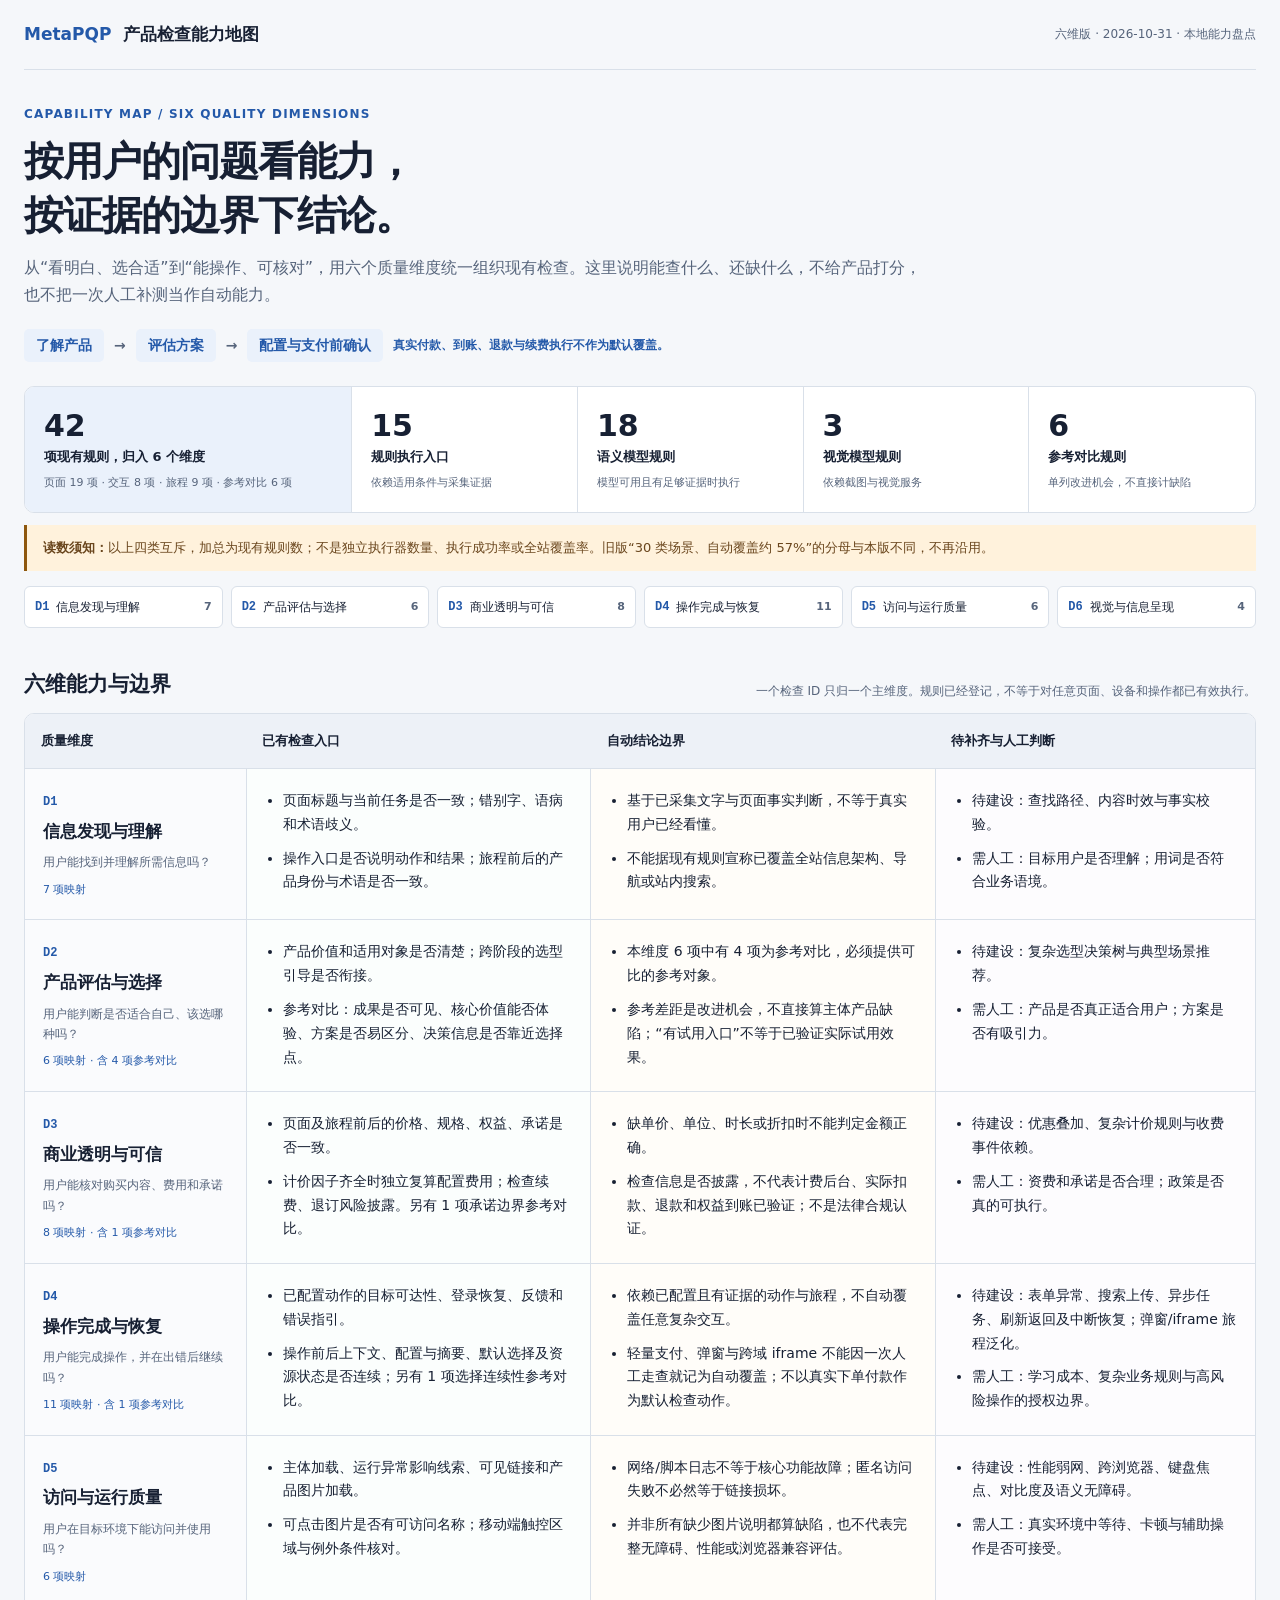
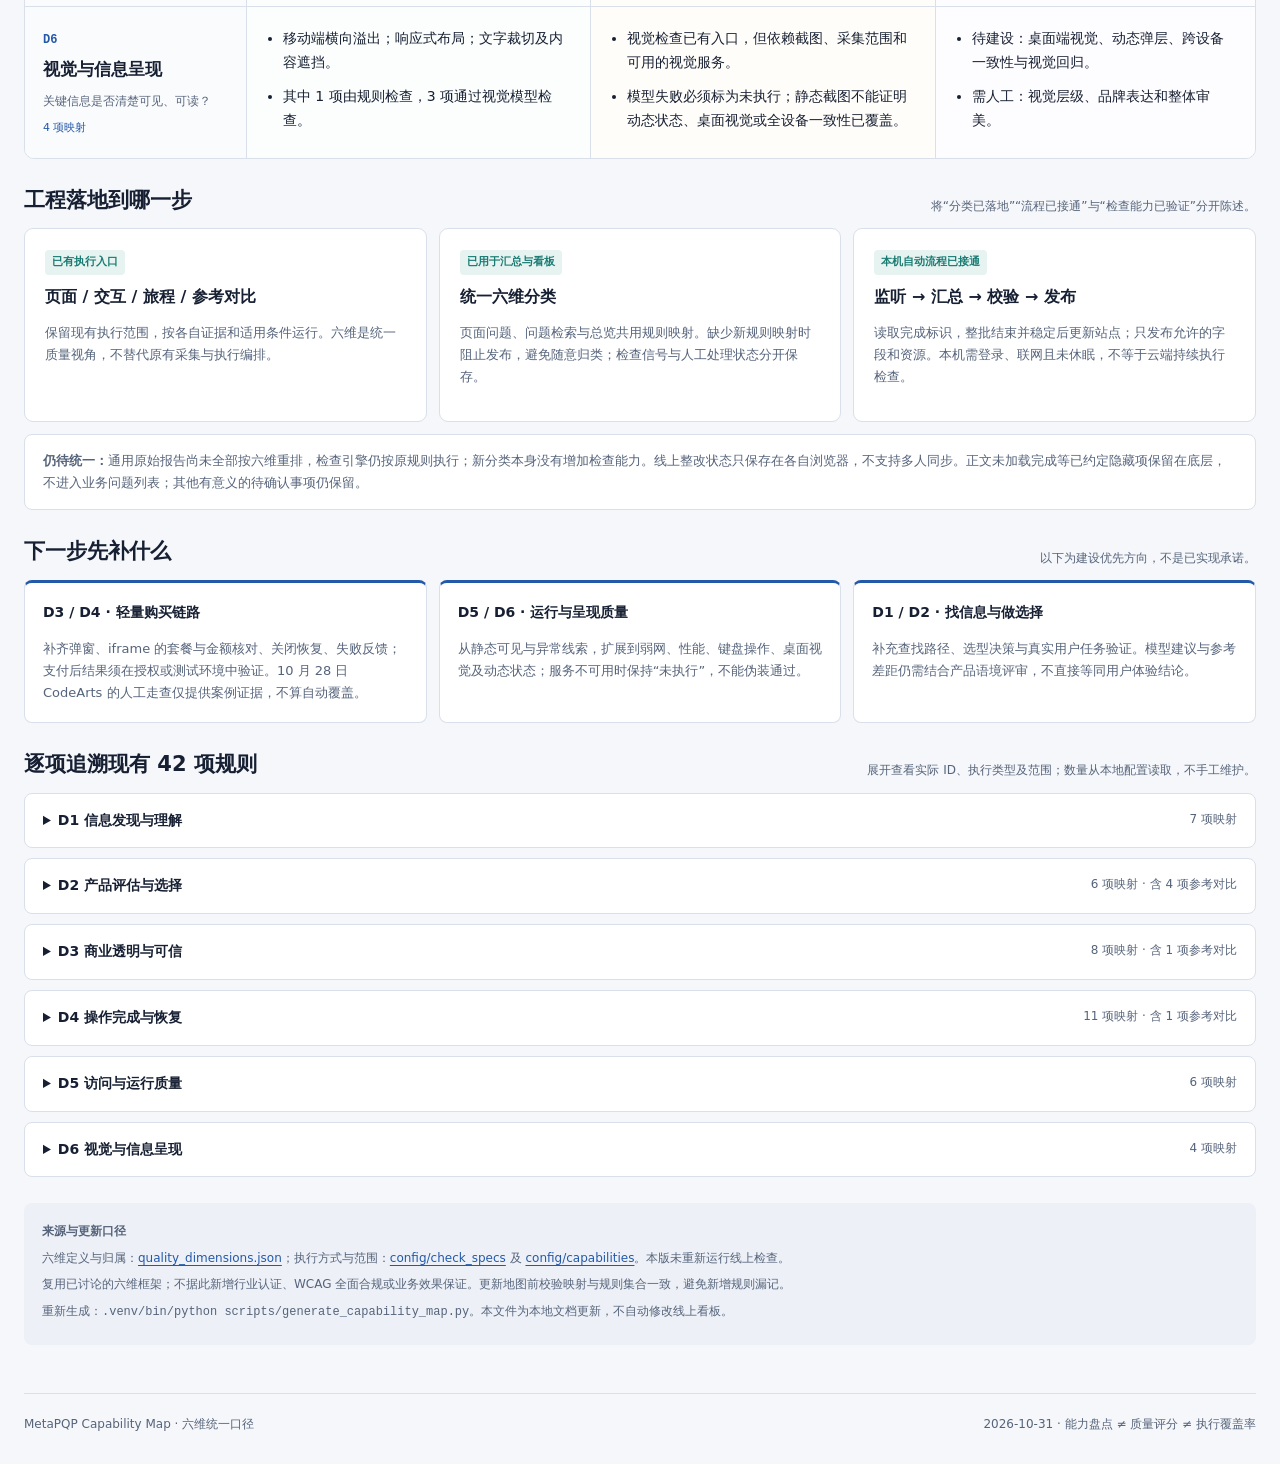
<file: docs/capability-map.html>
<!doctype html>
<html lang="zh-CN">
<head>
<meta charset="utf-8"><meta name="viewport" content="width=device-width,initial-scale=1">
<meta name="description" content="MetaPQP 六维检查能力地图：当前入口、结论边界与待补齐能力。">
<title>MetaPQP · 六维检查能力地图</title>
<style>
:root{--page:#f5f7fa;--surface:#fff;--ink:#172033;--muted:#56647b;--line:#d9e0e9;--blue:#2459a9;--blue-soft:#eaf1fb;--teal:#197b72;--teal-soft:#e6f3f1;--amber:#8d570e;--amber-soft:#fff2dc;--violet:#665a91;--violet-soft:#f0edf8}
*{box-sizing:border-box}html{scroll-padding-top:90px}body{margin:0;background:var(--page);color:var(--ink);font:14px/1.7 "PingFang SC","Microsoft YaHei",system-ui,sans-serif}a{color:var(--blue);text-underline-offset:3px}a:focus-visible,summary:focus-visible{outline:3px solid var(--blue);outline-offset:4px}code{font:12px/1.5 "SFMono-Regular",Consolas,monospace;overflow-wrap:anywhere}.shell{max-width:1280px;width:calc(100% - 48px);margin:auto}.mast{display:flex;justify-content:space-between;align-items:center;padding:20px 0;border-bottom:1px solid var(--line);gap:20px}.brand{font-weight:750;font-size:17px}.brand b{color:var(--blue);margin-right:12px}.meta{color:var(--muted);font-size:12px}main{padding:34px 0 48px}.eyebrow{color:var(--blue);font-weight:700;font-size:12px;letter-spacing:.1em}h1{font-size:clamp(27px,3.3vw,40px);line-height:1.35;margin:10px 0 12px;letter-spacing:-.025em}.lead{font-size:16px;max-width:900px;color:var(--muted);margin:0}.scope{display:flex;flex-wrap:wrap;gap:10px;align-items:center;margin:20px 0;color:var(--blue);font-weight:650}.scope span{padding:5px 12px;background:var(--blue-soft);border-radius:5px}.scope i{color:var(--muted);font-style:normal}.inventory{display:grid;grid-template-columns:1.45fr repeat(4,1fr);margin:24px 0 12px;background:var(--surface);border:1px solid var(--line);border-radius:10px;overflow:hidden}.metric{padding:19px;border-right:1px solid var(--line)}.metric:last-child{border:0}.metric strong{display:block;font-size:30px;line-height:1.3;font-variant-numeric:tabular-nums}.metric span{font-size:13px;font-weight:650}.metric small{display:block;color:var(--muted);font-size:11px;margin-top:5px}.metric.total{background:var(--blue-soft)}.notice{border-left:3px solid var(--amber);background:var(--amber-soft);padding:12px 16px;font-size:13px;color:#6a461d}.dimension-nav{display:grid;grid-template-columns:repeat(6,1fr);gap:8px;position:sticky;top:0;z-index:2;background:var(--page);padding:15px 0}.dimension-nav a{display:grid;grid-template-columns:auto 1fr auto;align-items:center;gap:7px;color:var(--ink);text-decoration:none;padding:10px;background:var(--surface);border:1px solid var(--line);border-radius:6px;font-size:12px}.dimension-nav a:hover{border-color:var(--blue);background:var(--blue-soft)}.dimension-nav code{color:var(--blue);font-weight:700}.dimension-nav b{font-size:11px;color:var(--muted)}section{margin-top:26px}.section-head{display:flex;align-items:end;justify-content:space-between;gap:24px;margin-bottom:12px}h2{font-size:21px;line-height:1.5;margin:0}.section-head p{font-size:12px;color:var(--muted);margin:0;max-width:670px}.matrix-wrap{background:var(--surface);border:1px solid var(--line);border-radius:10px;overflow:hidden}table{width:100%;border-collapse:collapse;table-layout:fixed}thead th{padding:16px;text-align:left;background:#edf1f7;font-size:13px}thead th:first-child{width:18%}thead th:nth-child(2){width:28%}thead th:nth-child(3){width:28%}thead th:nth-child(4){width:26%}tbody th,td{padding:20px 18px;border-top:1px solid var(--line);border-right:1px solid var(--line);vertical-align:top;text-align:left}td:last-child{border-right:0}tbody th{background:#fafbfd;font-weight:400}tbody th code{color:var(--blue);font-weight:750}h3{font-size:17px;line-height:1.5;margin:6px 0}tbody th p{font-size:12px;color:var(--muted);margin:8px 0}tbody th small{display:block;color:var(--blue);font-size:11px}ul{padding-left:18px;margin:0}li+li{margin-top:10px}td:nth-child(2){background:#fbfefd}td:nth-child(3){background:#fffdf9}td:nth-child(4){background:#fdfcfe}.system-grid{display:grid;grid-template-columns:repeat(3,1fr);gap:12px}.system-card{padding:20px;border:1px solid var(--line);border-radius:9px;background:white}.system-card h3{font-size:16px;margin-top:10px}.system-card p{font-size:13px;color:var(--muted)}.tag,.mode{display:inline-block;padding:3px 7px;border-radius:4px;font-size:11px;font-weight:650}.tag{background:var(--teal-soft);color:var(--teal)}.tag.partial{background:var(--amber-soft);color:var(--amber)}.scope-note{padding:15px 18px;border:1px solid var(--line);background:var(--surface);border-radius:8px;color:var(--muted);font-size:13px;margin-top:12px}.priorities{display:grid;grid-template-columns:repeat(3,1fr);gap:12px}.priority{background:var(--surface);padding:18px;border:1px solid var(--line);border-top:3px solid var(--blue);border-radius:8px}.priority strong{display:block}.priority p{color:var(--muted);font-size:13px;margin-bottom:0}.rule-group{border:1px solid var(--line);border-radius:8px;background:white;margin-top:10px;overflow:hidden}.rule-group summary{padding:15px 18px;font-weight:700;cursor:pointer}.rule-group summary span{float:right;color:var(--muted);font-weight:400;font-size:12px}.rule-group ol{margin:0;padding:8px 22px 20px 44px;columns:2;column-gap:34px}.rule-group li{break-inside:avoid;padding:10px 0}.rule-group li div{display:flex;align-items:baseline;flex-wrap:wrap;gap:8px}.rule-group li strong{font-size:13px}.rule-group li p{margin:5px 0 0;font-size:12px;color:var(--muted)}.mode.code{background:var(--teal-soft);color:var(--teal)}.mode.semantic,.mode.vision{background:var(--amber-soft);color:var(--amber)}.mode.reference{background:var(--violet-soft);color:var(--violet)}footer{display:flex;justify-content:space-between;border-top:1px solid var(--line);padding:20px 0 30px;color:var(--muted);font-size:12px}.sources{padding:18px;background:#edf1f7;border-radius:8px;color:var(--muted);font-size:12px}.sources p{margin:6px 0}
@media(max-width:1000px){.dimension-nav{grid-template-columns:repeat(3,1fr);position:static}.inventory{grid-template-columns:repeat(4,1fr)}.metric.total{grid-column:1/-1;border-bottom:1px solid var(--line)}.metric{padding:14px}.system-grid,.priorities{grid-template-columns:1fr}.section-head{display:block}.section-head p{margin-top:6px}.matrix-wrap{overflow-x:auto}table{min-width:920px}.rule-group ol{columns:1}}
@media(max-width:600px){.shell{width:calc(100% - 28px)}.mast{align-items:start;flex-direction:column;gap:5px}main{padding-top:24px}.inventory{grid-template-columns:repeat(2,1fr)}.metric:nth-child(3){border-right:0}.metric:nth-child(n+4){border-top:1px solid var(--line)}.dimension-nav{grid-template-columns:repeat(2,1fr)}.rule-group summary span{float:none;display:block;margin-top:5px}footer{flex-direction:column;gap:5px}.matrix-wrap{overflow:visible;border:0;background:none}table,tbody{display:block;min-width:0}thead{position:absolute;width:1px;height:1px;overflow:hidden;clip:rect(0,0,0,0)}tbody tr{display:block;margin-bottom:16px;border:1px solid var(--line);border-radius:9px;overflow:hidden}tbody th,td{display:block;width:100%;border-right:0;padding:16px}tbody th{border-top:0}td:before{display:block;font-weight:750;font-size:12px;margin-bottom:8px}td:nth-child(2):before{content:"已有检查入口";color:var(--teal)}td:nth-child(3):before{content:"自动结论边界";color:var(--amber)}td:nth-child(4):before{content:"待补齐与人工判断";color:var(--violet)}}
@media print{body{background:white;font-size:11px}.shell{width:100%;max-width:none}.dimension-nav{position:static}.matrix-wrap{overflow:visible}table{min-width:0}.system-grid,.priorities{grid-template-columns:repeat(3,1fr)}.rule-group ol{columns:1}tr,.system-card,.priority{break-inside:avoid}.rule-group{break-inside:auto}a{color:inherit}h1{font-size:28px}}
</style>
</head>
<body>
<header class="mast shell"><div class="brand"><b>MetaPQP</b>产品检查能力地图</div><div class="meta">六维版 · 2026-10-31 · 本地能力盘点</div></header>
<main class="shell">
<div class="eyebrow">CAPABILITY MAP / SIX QUALITY DIMENSIONS</div>
<h1>按用户的问题看能力，<br>按证据的边界下结论。</h1>
<p class="lead">从“看明白、选合适”到“能操作、可核对”，用六个质量维度统一组织现有检查。这里说明能查什么、还缺什么，不给产品打分，也不把一次人工补测当作自动能力。</p>
<div class="scope" aria-label="能力范围"><span>了解产品</span><i aria-hidden="true">→</i><span>评估方案</span><i aria-hidden="true">→</i><span>配置与支付前确认</span><small>真实付款、到账、退款与续费执行不作为默认覆盖。</small></div>
<div class="inventory" aria-label="规则登记构成">
<div class="metric total"><strong>42</strong><span>项现有规则，归入 6 个维度</span><small>页面 19 项 · 交互 8 项 · 旅程 9 项 · 参考对比 6 项</small></div>
<div class="metric"><strong>15</strong><span>规则执行入口</span><small>依赖适用条件与采集证据</small></div>
<div class="metric"><strong>18</strong><span>语义模型规则</span><small>模型可用且有足够证据时执行</small></div>
<div class="metric"><strong>3</strong><span>视觉模型规则</span><small>依赖截图与视觉服务</small></div>
<div class="metric"><strong>6</strong><span>参考对比规则</span><small>单列改进机会，不直接计缺陷</small></div>
</div>
<div class="notice"><strong>读数须知：</strong>以上四类互斥，加总为现有规则数；不是独立执行器数量、执行成功率或全站覆盖率。旧版“30 类场景、自动覆盖约 57%”的分母与本版不同，不再沿用。</div>
<nav class="dimension-nav" aria-label="六个质量维度"><a href="#D1"><code>D1</code><span>信息发现与理解</span><b>7</b></a><a href="#D2"><code>D2</code><span>产品评估与选择</span><b>6</b></a><a href="#D3"><code>D3</code><span>商业透明与可信</span><b>8</b></a><a href="#D4"><code>D4</code><span>操作完成与恢复</span><b>11</b></a><a href="#D5"><code>D5</code><span>访问与运行质量</span><b>6</b></a><a href="#D6"><code>D6</code><span>视觉与信息呈现</span><b>4</b></a></nav>
<section aria-labelledby="matrix-title"><div class="section-head"><h2 id="matrix-title">六维能力与边界</h2><p>一个检查 ID 只归一个主维度。规则已经登记，不等于对任意页面、设备和操作都已有效执行。</p></div>
<div class="matrix-wrap"><table><thead><tr><th scope="col">质量维度</th><th scope="col">已有检查入口</th><th scope="col">自动结论边界</th><th scope="col">待补齐与人工判断</th></tr></thead><tbody><tr id="D1"><th scope="row"><code>D1</code><h3>信息发现与理解</h3><p>用户能找到并理解所需信息吗？</p><small>7 项映射</small></th><td><ul><li>页面标题与当前任务是否一致；错别字、语病和术语歧义。</li><li>操作入口是否说明动作和结果；旅程前后的产品身份与术语是否一致。</li></ul></td><td><ul><li>基于已采集文字与页面事实判断，不等于真实用户已经看懂。</li><li>不能据现有规则宣称已覆盖全站信息架构、导航或站内搜索。</li></ul></td><td><ul><li>待建设：查找路径、内容时效与事实校验。</li><li>需人工：目标用户是否理解；用词是否符合业务语境。</li></ul></td></tr><tr id="D2"><th scope="row"><code>D2</code><h3>产品评估与选择</h3><p>用户能判断是否适合自己、该选哪种吗？</p><small>6 项映射 · 含 4 项参考对比</small></th><td><ul><li>产品价值和适用对象是否清楚；跨阶段的选型引导是否衔接。</li><li>参考对比：成果是否可见、核心价值能否体验、方案是否易区分、决策信息是否靠近选择点。</li></ul></td><td><ul><li>本维度 6 项中有 4 项为参考对比，必须提供可比的参考对象。</li><li>参考差距是改进机会，不直接算主体产品缺陷；“有试用入口”不等于已验证实际试用效果。</li></ul></td><td><ul><li>待建设：复杂选型决策树与典型场景推荐。</li><li>需人工：产品是否真正适合用户；方案是否有吸引力。</li></ul></td></tr><tr id="D3"><th scope="row"><code>D3</code><h3>商业透明与可信</h3><p>用户能核对购买内容、费用和承诺吗？</p><small>8 项映射 · 含 1 项参考对比</small></th><td><ul><li>页面及旅程前后的价格、规格、权益、承诺是否一致。</li><li>计价因子齐全时独立复算配置费用；检查续费、退订风险披露。另有 1 项承诺边界参考对比。</li></ul></td><td><ul><li>缺单价、单位、时长或折扣时不能判定金额正确。</li><li>检查信息是否披露，不代表计费后台、实际扣款、退款和权益到账已验证；不是法律合规认证。</li></ul></td><td><ul><li>待建设：优惠叠加、复杂计价规则与收费事件依赖。</li><li>需人工：资费和承诺是否合理；政策是否真的可执行。</li></ul></td></tr><tr id="D4"><th scope="row"><code>D4</code><h3>操作完成与恢复</h3><p>用户能完成操作，并在出错后继续吗？</p><small>11 项映射 · 含 1 项参考对比</small></th><td><ul><li>已配置动作的目标可达性、登录恢复、反馈和错误指引。</li><li>操作前后上下文、配置与摘要、默认选择及资源状态是否连续；另有 1 项选择连续性参考对比。</li></ul></td><td><ul><li>依赖已配置且有证据的动作与旅程，不自动覆盖任意复杂交互。</li><li>轻量支付、弹窗与跨域 iframe 不能因一次人工走查就记为自动覆盖；不以真实下单付款作为默认检查动作。</li></ul></td><td><ul><li>待建设：表单异常、搜索上传、异步任务、刷新返回及中断恢复；弹窗/iframe 旅程泛化。</li><li>需人工：学习成本、复杂业务规则与高风险操作的授权边界。</li></ul></td></tr><tr id="D5"><th scope="row"><code>D5</code><h3>访问与运行质量</h3><p>用户在目标环境下能访问并使用吗？</p><small>6 项映射</small></th><td><ul><li>主体加载、运行异常影响线索、可见链接和产品图片加载。</li><li>可点击图片是否有可访问名称；移动端触控区域与例外条件核对。</li></ul></td><td><ul><li>网络/脚本日志不等于核心功能故障；匿名访问失败不必然等于链接损坏。</li><li>并非所有缺少图片说明都算缺陷，也不代表完整无障碍、性能或浏览器兼容评估。</li></ul></td><td><ul><li>待建设：性能弱网、跨浏览器、键盘焦点、对比度及语义无障碍。</li><li>需人工：真实环境中等待、卡顿与辅助操作是否可接受。</li></ul></td></tr><tr id="D6"><th scope="row"><code>D6</code><h3>视觉与信息呈现</h3><p>关键信息是否清楚可见、可读？</p><small>4 项映射</small></th><td><ul><li>移动端横向溢出；响应式布局；文字裁切及内容遮挡。</li><li>其中 1 项由规则检查，3 项通过视觉模型检查。</li></ul></td><td><ul><li>视觉检查已有入口，但依赖截图、采集范围和可用的视觉服务。</li><li>模型失败必须标为未执行；静态截图不能证明动态状态、桌面视觉或全设备一致性已覆盖。</li></ul></td><td><ul><li>待建设：桌面端视觉、动态弹层、跨设备一致性与视觉回归。</li><li>需人工：视觉层级、品牌表达和整体审美。</li></ul></td></tr></tbody></table></div></section>
<section aria-labelledby="engineering-title"><div class="section-head"><h2 id="engineering-title">工程落地到哪一步</h2><p>将“分类已落地”“流程已接通”与“检查能力已验证”分开陈述。</p></div>
<div class="system-grid">
<article class="system-card"><span class="tag">已有执行入口</span><h3>页面 / 交互 / 旅程 / 参考对比</h3><p>保留现有执行范围，按各自证据和适用条件运行。六维是统一质量视角，不替代原有采集与执行编排。</p></article>
<article class="system-card"><span class="tag">已用于汇总与看板</span><h3>统一六维分类</h3><p>页面问题、问题检索与总览共用规则映射。缺少新规则映射时阻止发布，避免随意归类；检查信号与人工处理状态分开保存。</p></article>
<article class="system-card"><span class="tag">本机自动流程已接通</span><h3>监听 → 汇总 → 校验 → 发布</h3><p>读取完成标识，整批结束并稳定后更新站点；只发布允许的字段和资源。本机需登录、联网且未休眠，不等于云端持续执行检查。</p></article>
</div>
<div class="scope-note"><strong>仍待统一：</strong>通用原始报告尚未全部按六维重排，检查引擎仍按原规则执行；新分类本身没有增加检查能力。线上整改状态只保存在各自浏览器，不支持多人同步。正文未加载完成等已约定隐藏项保留在底层，不进入业务问题列表；其他有意义的待确认事项仍保留。</div>
</section>
<section aria-labelledby="priorities-title"><div class="section-head"><h2 id="priorities-title">下一步先补什么</h2><p>以下为建设优先方向，不是已实现承诺。</p></div><div class="priorities">
<article class="priority"><strong>D3 / D4 · 轻量购买链路</strong><p>补齐弹窗、iframe 的套餐与金额核对、关闭恢复、失败反馈；支付后结果须在授权或测试环境中验证。10 月 28 日 CodeArts 的人工走查仅提供案例证据，不算自动覆盖。</p></article>
<article class="priority"><strong>D5 / D6 · 运行与呈现质量</strong><p>从静态可见与异常线索，扩展到弱网、性能、键盘操作、桌面视觉及动态状态；服务不可用时保持“未执行”，不能伪装通过。</p></article>
<article class="priority"><strong>D1 / D2 · 找信息与做选择</strong><p>补充查找路径、选型决策与真实用户任务验证。模型建议与参考差距仍需结合产品语境评审，不直接等同用户体验结论。</p></article>
</div></section>
<section aria-labelledby="rules-title"><div class="section-head"><h2 id="rules-title">逐项追溯现有 42 项规则</h2><p>展开查看实际 ID、执行类型及范围；数量从本地配置读取，不手工维护。</p></div><details class="rule-group"><summary>D1 信息发现与理解<span>7 项映射</span></summary><ol><li data-rule="document-structure"><div><strong>页面具有描述主题的 Title</strong><span class="mode code">规则执行</span></div><p>页面 · <a href="../config/check_specs/document-structure.yaml"><code>document-structure</code></a> · v1.2.0</p></li><li data-rule="copy-quality"><div><strong>明确错别字或语病</strong><span class="mode semantic">语义模型 · 条件式</span></div><p>页面 · <a href="../config/check_specs/copy-quality.yaml"><code>copy-quality</code></a> · v1.2.0</p></li><li data-rule="terminology-clarity"><div><strong>专业术语和计费名词清晰</strong><span class="mode semantic">语义模型 · 条件式</span></div><p>页面 · <a href="../config/check_specs/terminology-clarity.yaml"><code>terminology-clarity</code></a> · v1.1.0</p></li><li data-rule="page-title-identity-consistency"><div><strong>页面标题与主题一致</strong><span class="mode semantic">语义模型 · 条件式</span></div><p>页面 · <a href="../config/check_specs/page-title-identity-consistency.yaml"><code>page-title-identity-consistency</code></a> · v1.0.0</p></li><li data-rule="cta-clarity"><div><strong>CTA 动作和结果表达清楚</strong><span class="mode semantic">语义模型 · 条件式</span></div><p>页面 · <a href="../config/check_specs/cta-clarity.yaml"><code>cta-clarity</code></a> · v1.1.0</p></li><li data-rule="cross-stage-product-identity-consistency"><div><strong>跨阶段产品身份与定位一致</strong><span class="mode semantic">语义模型 · 条件式</span></div><p>旅程 · <a href="../config/check_specs/cross-stage-product-identity-consistency.yaml"><code>cross-stage-product-identity-consistency</code></a> · v1.0.0</p></li><li data-rule="cross-stage-terminology-consistency"><div><strong>跨阶段术语与概念连续</strong><span class="mode semantic">语义模型 · 条件式</span></div><p>旅程 · <a href="../config/check_specs/cross-stage-terminology-consistency.yaml"><code>cross-stage-terminology-consistency</code></a> · v1.0.0</p></li></ol></details><details class="rule-group"><summary>D2 产品评估与选择<span>6 项映射 · 含 4 项参考对比</span></summary><ol><li data-rule="product-value-clarity"><div><strong>产品价值清晰</strong><span class="mode semantic">语义模型 · 条件式</span></div><p>页面 · <a href="../config/check_specs/product-value-clarity.yaml"><code>product-value-clarity</code></a> · v1.1.0</p></li><li data-rule="reference-outcome-visibility"><div><strong>最终成果在决策前可见</strong><span class="mode reference">参考对比 · 改进机会</span></div><p>参考对比 · <a href="../config/check_specs/reference-outcome-visibility.yaml"><code>reference-outcome-visibility</code></a> · v1.1.0</p></li><li data-rule="reference-zero-cost-access"><div><strong>核心价值可先体验</strong><span class="mode reference">参考对比 · 改进机会</span></div><p>参考对比 · <a href="../config/check_specs/reference-zero-cost-access.yaml"><code>reference-zero-cost-access</code></a> · v1.1.0</p></li><li data-rule="reference-option-discernibility"><div><strong>方案选择清晰</strong><span class="mode reference">参考对比 · 改进机会</span></div><p>参考对比 · <a href="../config/check_specs/reference-option-discernibility.yaml"><code>reference-option-discernibility</code></a> · v1.1.0</p></li><li data-rule="reference-decision-information-proximity"><div><strong>关键决策信息在选择前说清</strong><span class="mode reference">参考对比 · 改进机会</span></div><p>参考对比 · <a href="../config/check_specs/reference-decision-information-proximity.yaml"><code>reference-decision-information-proximity</code></a> · v1.1.0</p></li><li data-rule="cross-stage-decision-guidance-continuity"><div><strong>跨阶段决策引导连续</strong><span class="mode semantic">语义模型 · 条件式</span></div><p>旅程 · <a href="../config/check_specs/cross-stage-decision-guidance-continuity.yaml"><code>cross-stage-decision-guidance-continuity</code></a> · v1.0.0</p></li></ol></details><details class="rule-group"><summary>D3 商业透明与可信<span>8 项映射 · 含 1 项参考对比</span></summary><ol><li data-rule="content-internal-consistency"><div><strong>页面内部产品规则和承诺一致</strong><span class="mode semantic">语义模型 · 条件式</span></div><p>页面 · <a href="../config/check_specs/content-internal-consistency.yaml"><code>content-internal-consistency</code></a> · v1.1.0</p></li><li data-rule="pricing-transparency"><div><strong>价格、周期和资源量可核对</strong><span class="mode semantic">语义模型 · 条件式</span></div><p>页面 · <a href="../config/check_specs/pricing-transparency.yaml"><code>pricing-transparency</code></a> · v1.1.0</p></li><li data-rule="price-calculation-consistency"><div><strong>配置费用符合明示计价规则</strong><span class="mode code">规则执行</span></div><p>交互 · <a href="../config/check_specs/price-calculation-consistency.yaml"><code>price-calculation-consistency</code></a> · v1.0.0</p></li><li data-rule="commitment-risk-timing"><div><strong>订阅与退订风险披露</strong><span class="mode semantic">语义模型 · 条件式</span></div><p>页面 · <a href="../config/check_specs/commitment-risk-timing.yaml"><code>commitment-risk-timing</code></a> · v1.2.0</p></li><li data-rule="reference-commitment-boundary"><div><strong>承诺与限制提前说明</strong><span class="mode reference">参考对比 · 改进机会</span></div><p>参考对比 · <a href="../config/check_specs/reference-commitment-boundary.yaml"><code>reference-commitment-boundary</code></a> · v1.1.0</p></li><li data-rule="cross-stage-commercial-terms-consistency"><div><strong>跨阶段商业条件一致</strong><span class="mode semantic">语义模型 · 条件式</span></div><p>旅程 · <a href="../config/check_specs/cross-stage-commercial-terms-consistency.yaml"><code>cross-stage-commercial-terms-consistency</code></a> · v1.0.0</p></li><li data-rule="cross-stage-offering-consistency"><div><strong>跨阶段规格与权益一致</strong><span class="mode semantic">语义模型 · 条件式</span></div><p>旅程 · <a href="../config/check_specs/cross-stage-offering-consistency.yaml"><code>cross-stage-offering-consistency</code></a> · v1.0.0</p></li><li data-rule="cross-stage-commitment-policy-consistency"><div><strong>跨阶段持续承诺、变更与退出规则一致</strong><span class="mode semantic">语义模型 · 条件式</span></div><p>旅程 · <a href="../config/check_specs/cross-stage-commitment-policy-consistency.yaml"><code>cross-stage-commitment-policy-consistency</code></a> · v1.0.0</p></li></ol></details><details class="rule-group"><summary>D4 操作完成与恢复<span>11 项映射 · 含 1 项参考对比</span></summary><ol><li data-rule="journey-transition-reachability"><div><strong>点击后到达可用目标</strong><span class="mode code">规则执行</span></div><p>交互 · <a href="../config/check_specs/journey-transition-reachability.yaml"><code>journey-transition-reachability</code></a> · v1.0.0</p></li><li data-rule="entry-and-resume-continuity"><div><strong>登录后恢复预期业务入口</strong><span class="mode code">规则执行</span></div><p>交互 · <a href="../config/check_specs/entry-and-resume-continuity.yaml"><code>entry-and-resume-continuity</code></a> · v1.0.0</p></li><li data-rule="transaction-context-continuity"><div><strong>跳转前后产品上下文连续</strong><span class="mode code">规则执行</span></div><p>交互 · <a href="../config/check_specs/transaction-context-continuity.yaml"><code>transaction-context-continuity</code></a> · v1.0.0</p></li><li data-rule="interaction-feedback-visibility"><div><strong>点击后有可观察反馈</strong><span class="mode code">规则执行</span></div><p>交互 · <a href="../config/check_specs/interaction-feedback-visibility.yaml"><code>interaction-feedback-visibility</code></a> · v1.0.0</p></li><li data-rule="interaction-failure-guidance"><div><strong>错误页提供恢复指引</strong><span class="mode code">规则执行</span></div><p>交互 · <a href="../config/check_specs/interaction-failure-guidance.yaml"><code>interaction-failure-guidance</code></a> · v1.0.0</p></li><li data-rule="transition-intent-result-consistency"><div><strong>点击结果符合用户预期</strong><span class="mode semantic">语义模型 · 条件式</span></div><p>交互 · <a href="../config/check_specs/transition-intent-result-consistency.yaml"><code>transition-intent-result-consistency</code></a> · v1.0.0</p></li><li data-rule="purchase-selection-state-consistency"><div><strong>配置选择与订单摘要同步</strong><span class="mode code">规则执行</span></div><p>交互 · <a href="../config/check_specs/purchase-selection-state-consistency.yaml"><code>purchase-selection-state-consistency</code></a> · v1.0.0</p></li><li data-rule="reference-state-continuity"><div><strong>用户选择连续保留</strong><span class="mode reference">参考对比 · 改进机会</span></div><p>参考对比 · <a href="../config/check_specs/reference-state-continuity.yaml"><code>reference-state-continuity</code></a> · v1.1.0</p></li><li data-rule="cross-stage-action-expectation-continuity"><div><strong>跨阶段操作预期与落地内容连续</strong><span class="mode semantic">语义模型 · 条件式</span></div><p>旅程 · <a href="../config/check_specs/cross-stage-action-expectation-continuity.yaml"><code>cross-stage-action-expectation-continuity</code></a> · v1.0.0</p></li><li data-rule="cross-stage-selection-continuity"><div><strong>跨阶段默认项与用户选择连续</strong><span class="mode semantic">语义模型 · 条件式</span></div><p>旅程 · <a href="../config/check_specs/cross-stage-selection-continuity.yaml"><code>cross-stage-selection-continuity</code></a> · v1.0.0</p></li><li data-rule="cross-stage-lifecycle-state-consistency"><div><strong>跨阶段产品或资源状态一致</strong><span class="mode semantic">语义模型 · 条件式</span></div><p>旅程 · <a href="../config/check_specs/cross-stage-lifecycle-state-consistency.yaml"><code>cross-stage-lifecycle-state-consistency</code></a> · v1.0.0</p></li></ol></details><details class="rule-group"><summary>D5 访问与运行质量<span>6 项映射</span></summary><ol><li data-rule="page-load"><div><strong>页面正常加载</strong><span class="mode code">规则执行</span></div><p>页面 · <a href="../config/check_specs/page-load.yaml"><code>page-load</code></a> · v1.1.0</p></li><li data-rule="runtime-errors"><div><strong>影响核心功能的运行错误</strong><span class="mode code">规则执行</span></div><p>页面 · <a href="../config/check_specs/runtime-errors.yaml"><code>runtime-errors</code></a> · v1.2.0</p></li><li data-rule="broken-links"><div><strong>可见链接有效性</strong><span class="mode code">规则执行</span></div><p>页面 · <a href="../config/check_specs/broken-links.yaml"><code>broken-links</code></a> · v1.5.0</p></li><li data-rule="visible-image-load-failure"><div><strong>可见产品图片加载成功</strong><span class="mode code">规则执行</span></div><p>页面 · <a href="../config/check_specs/visible-image-load-failure.yaml"><code>visible-image-load-failure</code></a> · v1.0.0</p></li><li data-rule="image-alt"><div><strong>可点击图片控件有可访问名称</strong><span class="mode code">规则执行</span></div><p>页面 · <a href="../config/check_specs/image-alt.yaml"><code>image-alt</code></a> · v1.3.0</p></li><li data-rule="mobile-tap-target-size"><div><strong>移动端关键控件触控区域足够</strong><span class="mode code">规则执行</span></div><p>页面 · <a href="../config/check_specs/mobile-tap-target-size.yaml"><code>mobile-tap-target-size</code></a> · v1.1.0</p></li></ol></details><details class="rule-group"><summary>D6 视觉与信息呈现<span>4 项映射</span></summary><ol><li data-rule="mobile-horizontal-overflow"><div><strong>移动端无意外横向溢出</strong><span class="mode code">规则执行</span></div><p>页面 · <a href="../config/check_specs/mobile-horizontal-overflow.yaml"><code>mobile-horizontal-overflow</code></a> · v1.1.0</p></li><li data-rule="responsive-visual-integrity"><div><strong>移动端无明显响应式破版</strong><span class="mode vision">视觉模型 · 条件式</span></div><p>页面 · <a href="../config/check_specs/responsive-visual-integrity.yaml"><code>responsive-visual-integrity</code></a> · v1.0.0</p></li><li data-rule="text-clipping-and-truncation"><div><strong>移动端关键文本无异常裁切</strong><span class="mode vision">视觉模型 · 条件式</span></div><p>页面 · <a href="../config/check_specs/text-clipping-and-truncation.yaml"><code>text-clipping-and-truncation</code></a> · v1.0.0</p></li><li data-rule="visible-content-occlusion"><div><strong>移动端关键内容无意外遮挡</strong><span class="mode vision">视觉模型 · 条件式</span></div><p>页面 · <a href="../config/check_specs/visible-content-occlusion.yaml"><code>visible-content-occlusion</code></a> · v1.0.0</p></li></ol></details></section>
<section class="sources" aria-label="来源和更新口径"><strong>来源与更新口径</strong><p>六维定义与归属：<a href="../scripts/dashboard_pipeline/assets/quality_dimensions.json">quality_dimensions.json</a>；执行方式与范围：<a href="../config/check_specs/">config/check_specs</a> 及 <a href="../config/capabilities/">config/capabilities</a>。本版未重新运行线上检查。</p><p>复用已讨论的六维框架；不据此新增行业认证、WCAG 全面合规或业务效果保证。更新地图前校验映射与规则集合一致，避免新增规则漏记。</p><p>重新生成：<code>.venv/bin/python scripts/generate_capability_map.py</code>。本文件为本地文档更新，不自动修改线上看板。</p></section>
</main>
<footer class="shell"><span>MetaPQP Capability Map · 六维统一口径</span><span>2026-10-31 · 能力盘点 ≠ 质量评分 ≠ 执行覆盖率</span></footer>
</body></html>
</file>
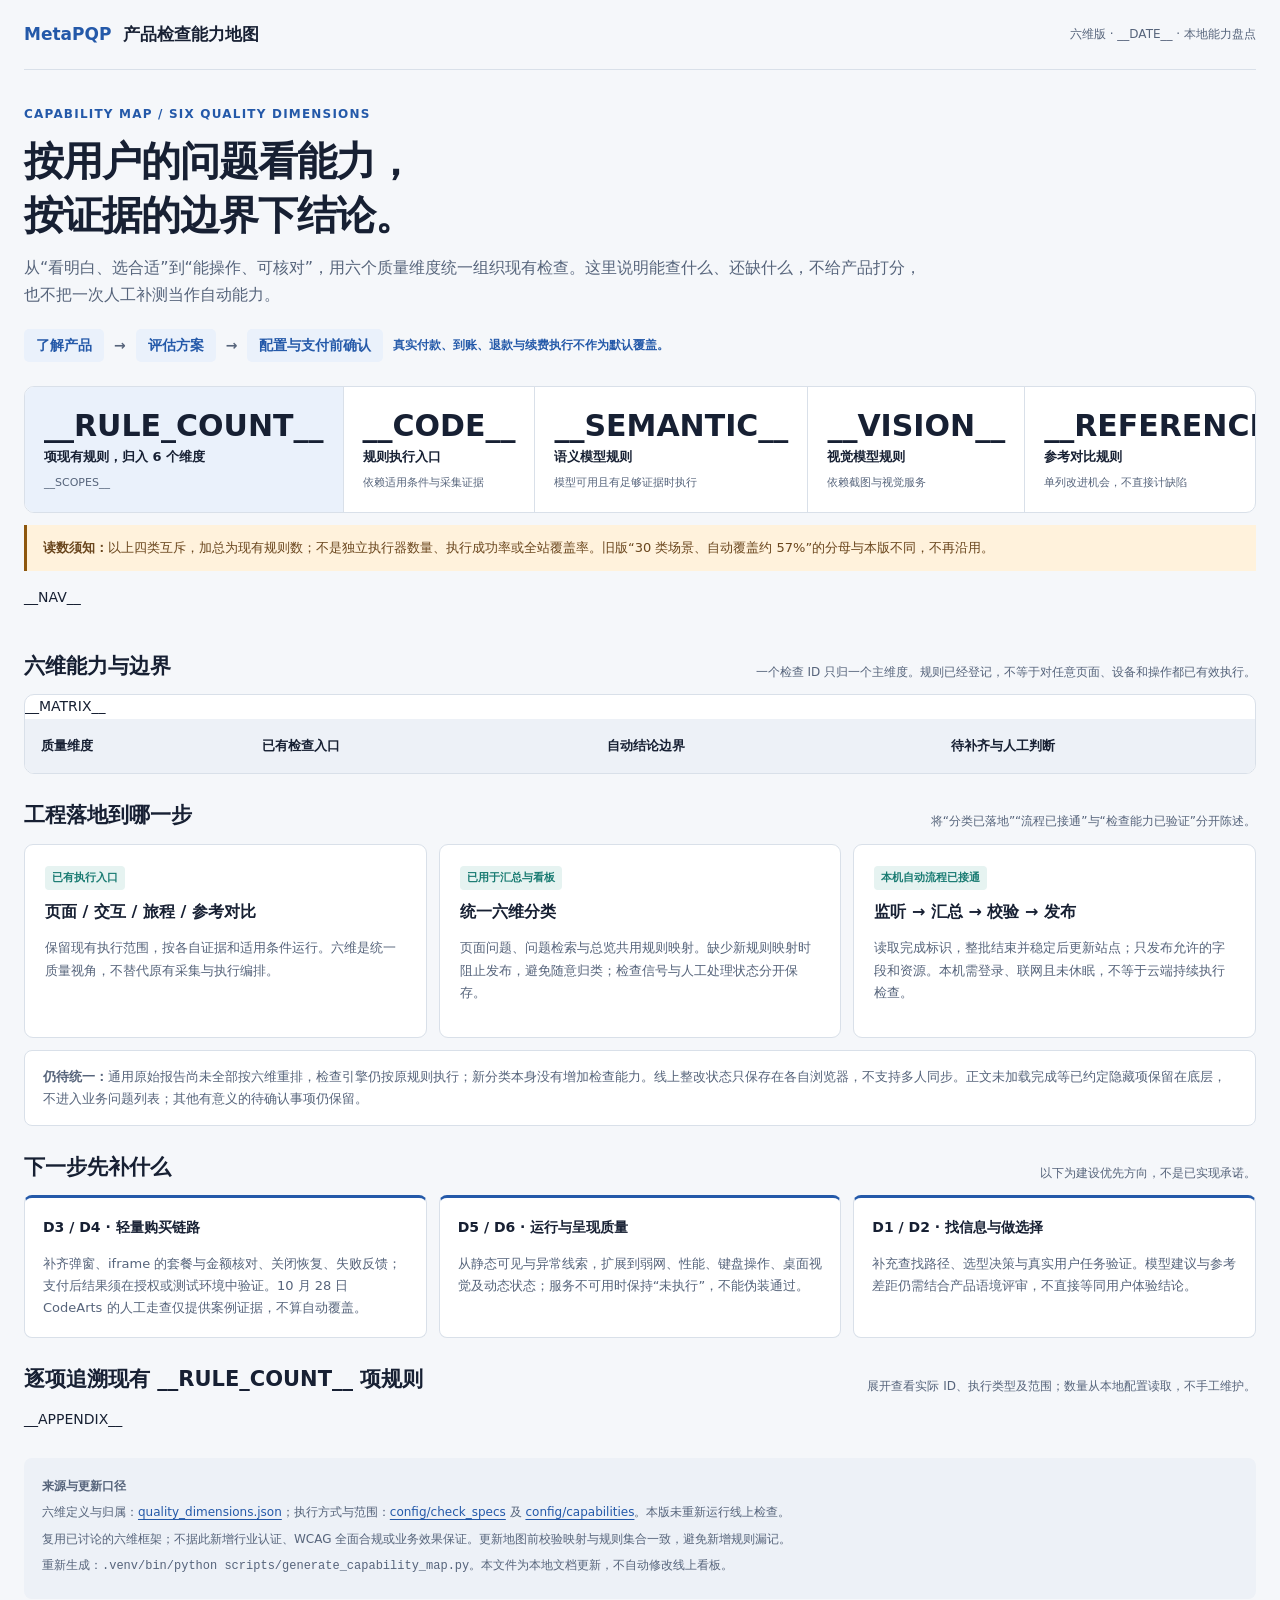
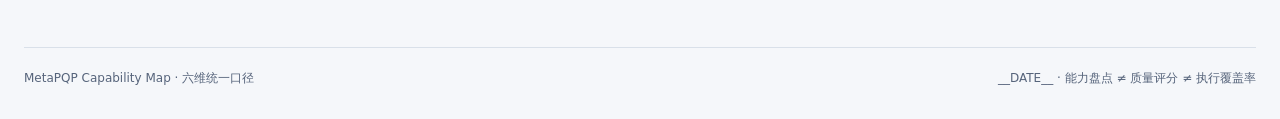
<file: scripts/capability_map_template.html>
<!doctype html>
<html lang="zh-CN">
<head>
<meta charset="utf-8"><meta name="viewport" content="width=device-width,initial-scale=1">
<meta name="description" content="MetaPQP 六维检查能力地图：当前入口、结论边界与待补齐能力。">
<title>MetaPQP · 六维检查能力地图</title>
<style>
:root{--page:#f5f7fa;--surface:#fff;--ink:#172033;--muted:#56647b;--line:#d9e0e9;--blue:#2459a9;--blue-soft:#eaf1fb;--teal:#197b72;--teal-soft:#e6f3f1;--amber:#8d570e;--amber-soft:#fff2dc;--violet:#665a91;--violet-soft:#f0edf8}
*{box-sizing:border-box}html{scroll-padding-top:90px}body{margin:0;background:var(--page);color:var(--ink);font:14px/1.7 "PingFang SC","Microsoft YaHei",system-ui,sans-serif}a{color:var(--blue);text-underline-offset:3px}a:focus-visible,summary:focus-visible{outline:3px solid var(--blue);outline-offset:4px}code{font:12px/1.5 "SFMono-Regular",Consolas,monospace;overflow-wrap:anywhere}.shell{max-width:1280px;width:calc(100% - 48px);margin:auto}.mast{display:flex;justify-content:space-between;align-items:center;padding:20px 0;border-bottom:1px solid var(--line);gap:20px}.brand{font-weight:750;font-size:17px}.brand b{color:var(--blue);margin-right:12px}.meta{color:var(--muted);font-size:12px}main{padding:34px 0 48px}.eyebrow{color:var(--blue);font-weight:700;font-size:12px;letter-spacing:.1em}h1{font-size:clamp(27px,3.3vw,40px);line-height:1.35;margin:10px 0 12px;letter-spacing:-.025em}.lead{font-size:16px;max-width:900px;color:var(--muted);margin:0}.scope{display:flex;flex-wrap:wrap;gap:10px;align-items:center;margin:20px 0;color:var(--blue);font-weight:650}.scope span{padding:5px 12px;background:var(--blue-soft);border-radius:5px}.scope i{color:var(--muted);font-style:normal}.inventory{display:grid;grid-template-columns:1.45fr repeat(4,1fr);margin:24px 0 12px;background:var(--surface);border:1px solid var(--line);border-radius:10px;overflow:hidden}.metric{padding:19px;border-right:1px solid var(--line)}.metric:last-child{border:0}.metric strong{display:block;font-size:30px;line-height:1.3;font-variant-numeric:tabular-nums}.metric span{font-size:13px;font-weight:650}.metric small{display:block;color:var(--muted);font-size:11px;margin-top:5px}.metric.total{background:var(--blue-soft)}.notice{border-left:3px solid var(--amber);background:var(--amber-soft);padding:12px 16px;font-size:13px;color:#6a461d}.dimension-nav{display:grid;grid-template-columns:repeat(6,1fr);gap:8px;position:sticky;top:0;z-index:2;background:var(--page);padding:15px 0}.dimension-nav a{display:grid;grid-template-columns:auto 1fr auto;align-items:center;gap:7px;color:var(--ink);text-decoration:none;padding:10px;background:var(--surface);border:1px solid var(--line);border-radius:6px;font-size:12px}.dimension-nav a:hover{border-color:var(--blue);background:var(--blue-soft)}.dimension-nav code{color:var(--blue);font-weight:700}.dimension-nav b{font-size:11px;color:var(--muted)}section{margin-top:26px}.section-head{display:flex;align-items:end;justify-content:space-between;gap:24px;margin-bottom:12px}h2{font-size:21px;line-height:1.5;margin:0}.section-head p{font-size:12px;color:var(--muted);margin:0;max-width:670px}.matrix-wrap{background:var(--surface);border:1px solid var(--line);border-radius:10px;overflow:hidden}table{width:100%;border-collapse:collapse;table-layout:fixed}thead th{padding:16px;text-align:left;background:#edf1f7;font-size:13px}thead th:first-child{width:18%}thead th:nth-child(2){width:28%}thead th:nth-child(3){width:28%}thead th:nth-child(4){width:26%}tbody th,td{padding:20px 18px;border-top:1px solid var(--line);border-right:1px solid var(--line);vertical-align:top;text-align:left}td:last-child{border-right:0}tbody th{background:#fafbfd;font-weight:400}tbody th code{color:var(--blue);font-weight:750}h3{font-size:17px;line-height:1.5;margin:6px 0}tbody th p{font-size:12px;color:var(--muted);margin:8px 0}tbody th small{display:block;color:var(--blue);font-size:11px}ul{padding-left:18px;margin:0}li+li{margin-top:10px}td:nth-child(2){background:#fbfefd}td:nth-child(3){background:#fffdf9}td:nth-child(4){background:#fdfcfe}.system-grid{display:grid;grid-template-columns:repeat(3,1fr);gap:12px}.system-card{padding:20px;border:1px solid var(--line);border-radius:9px;background:white}.system-card h3{font-size:16px;margin-top:10px}.system-card p{font-size:13px;color:var(--muted)}.tag,.mode{display:inline-block;padding:3px 7px;border-radius:4px;font-size:11px;font-weight:650}.tag{background:var(--teal-soft);color:var(--teal)}.tag.partial{background:var(--amber-soft);color:var(--amber)}.scope-note{padding:15px 18px;border:1px solid var(--line);background:var(--surface);border-radius:8px;color:var(--muted);font-size:13px;margin-top:12px}.priorities{display:grid;grid-template-columns:repeat(3,1fr);gap:12px}.priority{background:var(--surface);padding:18px;border:1px solid var(--line);border-top:3px solid var(--blue);border-radius:8px}.priority strong{display:block}.priority p{color:var(--muted);font-size:13px;margin-bottom:0}.rule-group{border:1px solid var(--line);border-radius:8px;background:white;margin-top:10px;overflow:hidden}.rule-group summary{padding:15px 18px;font-weight:700;cursor:pointer}.rule-group summary span{float:right;color:var(--muted);font-weight:400;font-size:12px}.rule-group ol{margin:0;padding:8px 22px 20px 44px;columns:2;column-gap:34px}.rule-group li{break-inside:avoid;padding:10px 0}.rule-group li div{display:flex;align-items:baseline;flex-wrap:wrap;gap:8px}.rule-group li strong{font-size:13px}.rule-group li p{margin:5px 0 0;font-size:12px;color:var(--muted)}.mode.code{background:var(--teal-soft);color:var(--teal)}.mode.semantic,.mode.vision{background:var(--amber-soft);color:var(--amber)}.mode.reference{background:var(--violet-soft);color:var(--violet)}footer{display:flex;justify-content:space-between;border-top:1px solid var(--line);padding:20px 0 30px;color:var(--muted);font-size:12px}.sources{padding:18px;background:#edf1f7;border-radius:8px;color:var(--muted);font-size:12px}.sources p{margin:6px 0}
@media(max-width:1000px){.dimension-nav{grid-template-columns:repeat(3,1fr);position:static}.inventory{grid-template-columns:repeat(4,1fr)}.metric.total{grid-column:1/-1;border-bottom:1px solid var(--line)}.metric{padding:14px}.system-grid,.priorities{grid-template-columns:1fr}.section-head{display:block}.section-head p{margin-top:6px}.matrix-wrap{overflow-x:auto}table{min-width:920px}.rule-group ol{columns:1}}
@media(max-width:600px){.shell{width:calc(100% - 28px)}.mast{align-items:start;flex-direction:column;gap:5px}main{padding-top:24px}.inventory{grid-template-columns:repeat(2,1fr)}.metric:nth-child(3){border-right:0}.metric:nth-child(n+4){border-top:1px solid var(--line)}.dimension-nav{grid-template-columns:repeat(2,1fr)}.rule-group summary span{float:none;display:block;margin-top:5px}footer{flex-direction:column;gap:5px}.matrix-wrap{overflow:visible;border:0;background:none}table,tbody{display:block;min-width:0}thead{position:absolute;width:1px;height:1px;overflow:hidden;clip:rect(0,0,0,0)}tbody tr{display:block;margin-bottom:16px;border:1px solid var(--line);border-radius:9px;overflow:hidden}tbody th,td{display:block;width:100%;border-right:0;padding:16px}tbody th{border-top:0}td:before{display:block;font-weight:750;font-size:12px;margin-bottom:8px}td:nth-child(2):before{content:"已有检查入口";color:var(--teal)}td:nth-child(3):before{content:"自动结论边界";color:var(--amber)}td:nth-child(4):before{content:"待补齐与人工判断";color:var(--violet)}}
@media print{body{background:white;font-size:11px}.shell{width:100%;max-width:none}.dimension-nav{position:static}.matrix-wrap{overflow:visible}table{min-width:0}.system-grid,.priorities{grid-template-columns:repeat(3,1fr)}.rule-group ol{columns:1}tr,.system-card,.priority{break-inside:avoid}.rule-group{break-inside:auto}a{color:inherit}h1{font-size:28px}}
</style>
</head>
<body>
<header class="mast shell"><div class="brand"><b>MetaPQP</b>产品检查能力地图</div><div class="meta">六维版 · __DATE__ · 本地能力盘点</div></header>
<main class="shell">
<div class="eyebrow">CAPABILITY MAP / SIX QUALITY DIMENSIONS</div>
<h1>按用户的问题看能力，<br>按证据的边界下结论。</h1>
<p class="lead">从“看明白、选合适”到“能操作、可核对”，用六个质量维度统一组织现有检查。这里说明能查什么、还缺什么，不给产品打分，也不把一次人工补测当作自动能力。</p>
<div class="scope" aria-label="能力范围"><span>了解产品</span><i aria-hidden="true">→</i><span>评估方案</span><i aria-hidden="true">→</i><span>配置与支付前确认</span><small>真实付款、到账、退款与续费执行不作为默认覆盖。</small></div>
<div class="inventory" aria-label="规则登记构成">
<div class="metric total"><strong>__RULE_COUNT__</strong><span>项现有规则，归入 6 个维度</span><small>__SCOPES__</small></div>
<div class="metric"><strong>__CODE__</strong><span>规则执行入口</span><small>依赖适用条件与采集证据</small></div>
<div class="metric"><strong>__SEMANTIC__</strong><span>语义模型规则</span><small>模型可用且有足够证据时执行</small></div>
<div class="metric"><strong>__VISION__</strong><span>视觉模型规则</span><small>依赖截图与视觉服务</small></div>
<div class="metric"><strong>__REFERENCE__</strong><span>参考对比规则</span><small>单列改进机会，不直接计缺陷</small></div>
</div>
<div class="notice"><strong>读数须知：</strong>以上四类互斥，加总为现有规则数；不是独立执行器数量、执行成功率或全站覆盖率。旧版“30 类场景、自动覆盖约 57%”的分母与本版不同，不再沿用。</div>
<nav class="dimension-nav" aria-label="六个质量维度">__NAV__</nav>
<section aria-labelledby="matrix-title"><div class="section-head"><h2 id="matrix-title">六维能力与边界</h2><p>一个检查 ID 只归一个主维度。规则已经登记，不等于对任意页面、设备和操作都已有效执行。</p></div>
<div class="matrix-wrap"><table><thead><tr><th scope="col">质量维度</th><th scope="col">已有检查入口</th><th scope="col">自动结论边界</th><th scope="col">待补齐与人工判断</th></tr></thead><tbody>__MATRIX__</tbody></table></div></section>
<section aria-labelledby="engineering-title"><div class="section-head"><h2 id="engineering-title">工程落地到哪一步</h2><p>将“分类已落地”“流程已接通”与“检查能力已验证”分开陈述。</p></div>
<div class="system-grid">
<article class="system-card"><span class="tag">已有执行入口</span><h3>页面 / 交互 / 旅程 / 参考对比</h3><p>保留现有执行范围，按各自证据和适用条件运行。六维是统一质量视角，不替代原有采集与执行编排。</p></article>
<article class="system-card"><span class="tag">已用于汇总与看板</span><h3>统一六维分类</h3><p>页面问题、问题检索与总览共用规则映射。缺少新规则映射时阻止发布，避免随意归类；检查信号与人工处理状态分开保存。</p></article>
<article class="system-card"><span class="tag">本机自动流程已接通</span><h3>监听 → 汇总 → 校验 → 发布</h3><p>读取完成标识，整批结束并稳定后更新站点；只发布允许的字段和资源。本机需登录、联网且未休眠，不等于云端持续执行检查。</p></article>
</div>
<div class="scope-note"><strong>仍待统一：</strong>通用原始报告尚未全部按六维重排，检查引擎仍按原规则执行；新分类本身没有增加检查能力。线上整改状态只保存在各自浏览器，不支持多人同步。正文未加载完成等已约定隐藏项保留在底层，不进入业务问题列表；其他有意义的待确认事项仍保留。</div>
</section>
<section aria-labelledby="priorities-title"><div class="section-head"><h2 id="priorities-title">下一步先补什么</h2><p>以下为建设优先方向，不是已实现承诺。</p></div><div class="priorities">
<article class="priority"><strong>D3 / D4 · 轻量购买链路</strong><p>补齐弹窗、iframe 的套餐与金额核对、关闭恢复、失败反馈；支付后结果须在授权或测试环境中验证。10 月 28 日 CodeArts 的人工走查仅提供案例证据，不算自动覆盖。</p></article>
<article class="priority"><strong>D5 / D6 · 运行与呈现质量</strong><p>从静态可见与异常线索，扩展到弱网、性能、键盘操作、桌面视觉及动态状态；服务不可用时保持“未执行”，不能伪装通过。</p></article>
<article class="priority"><strong>D1 / D2 · 找信息与做选择</strong><p>补充查找路径、选型决策与真实用户任务验证。模型建议与参考差距仍需结合产品语境评审，不直接等同用户体验结论。</p></article>
</div></section>
<section aria-labelledby="rules-title"><div class="section-head"><h2 id="rules-title">逐项追溯现有 __RULE_COUNT__ 项规则</h2><p>展开查看实际 ID、执行类型及范围；数量从本地配置读取，不手工维护。</p></div>__APPENDIX__</section>
<section class="sources" aria-label="来源和更新口径"><strong>来源与更新口径</strong><p>六维定义与归属：<a href="../scripts/dashboard_pipeline/assets/quality_dimensions.json">quality_dimensions.json</a>；执行方式与范围：<a href="../config/check_specs/">config/check_specs</a> 及 <a href="../config/capabilities/">config/capabilities</a>。本版未重新运行线上检查。</p><p>复用已讨论的六维框架；不据此新增行业认证、WCAG 全面合规或业务效果保证。更新地图前校验映射与规则集合一致，避免新增规则漏记。</p><p>重新生成：<code>.venv/bin/python scripts/generate_capability_map.py</code>。本文件为本地文档更新，不自动修改线上看板。</p></section>
</main>
<footer class="shell"><span>MetaPQP Capability Map · 六维统一口径</span><span>__DATE__ · 能力盘点 ≠ 质量评分 ≠ 执行覆盖率</span></footer>
</body></html>
</file>
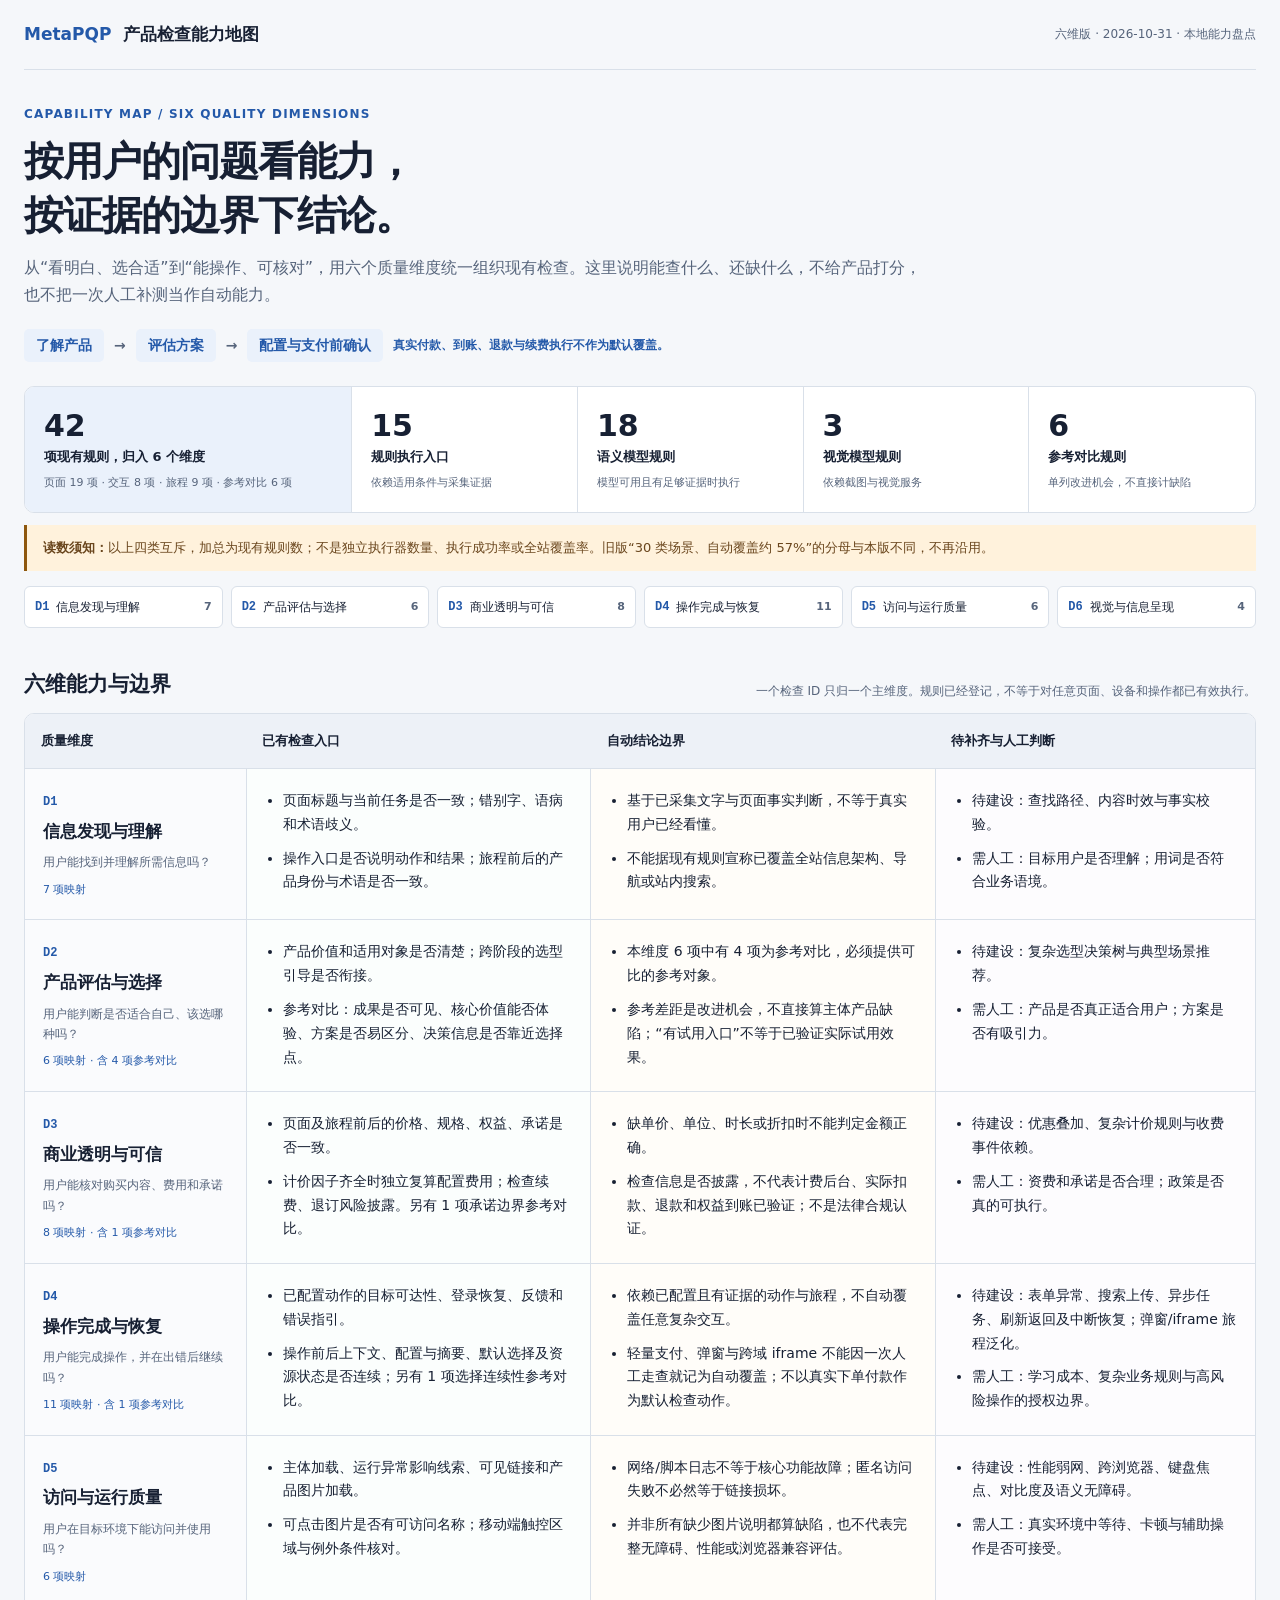
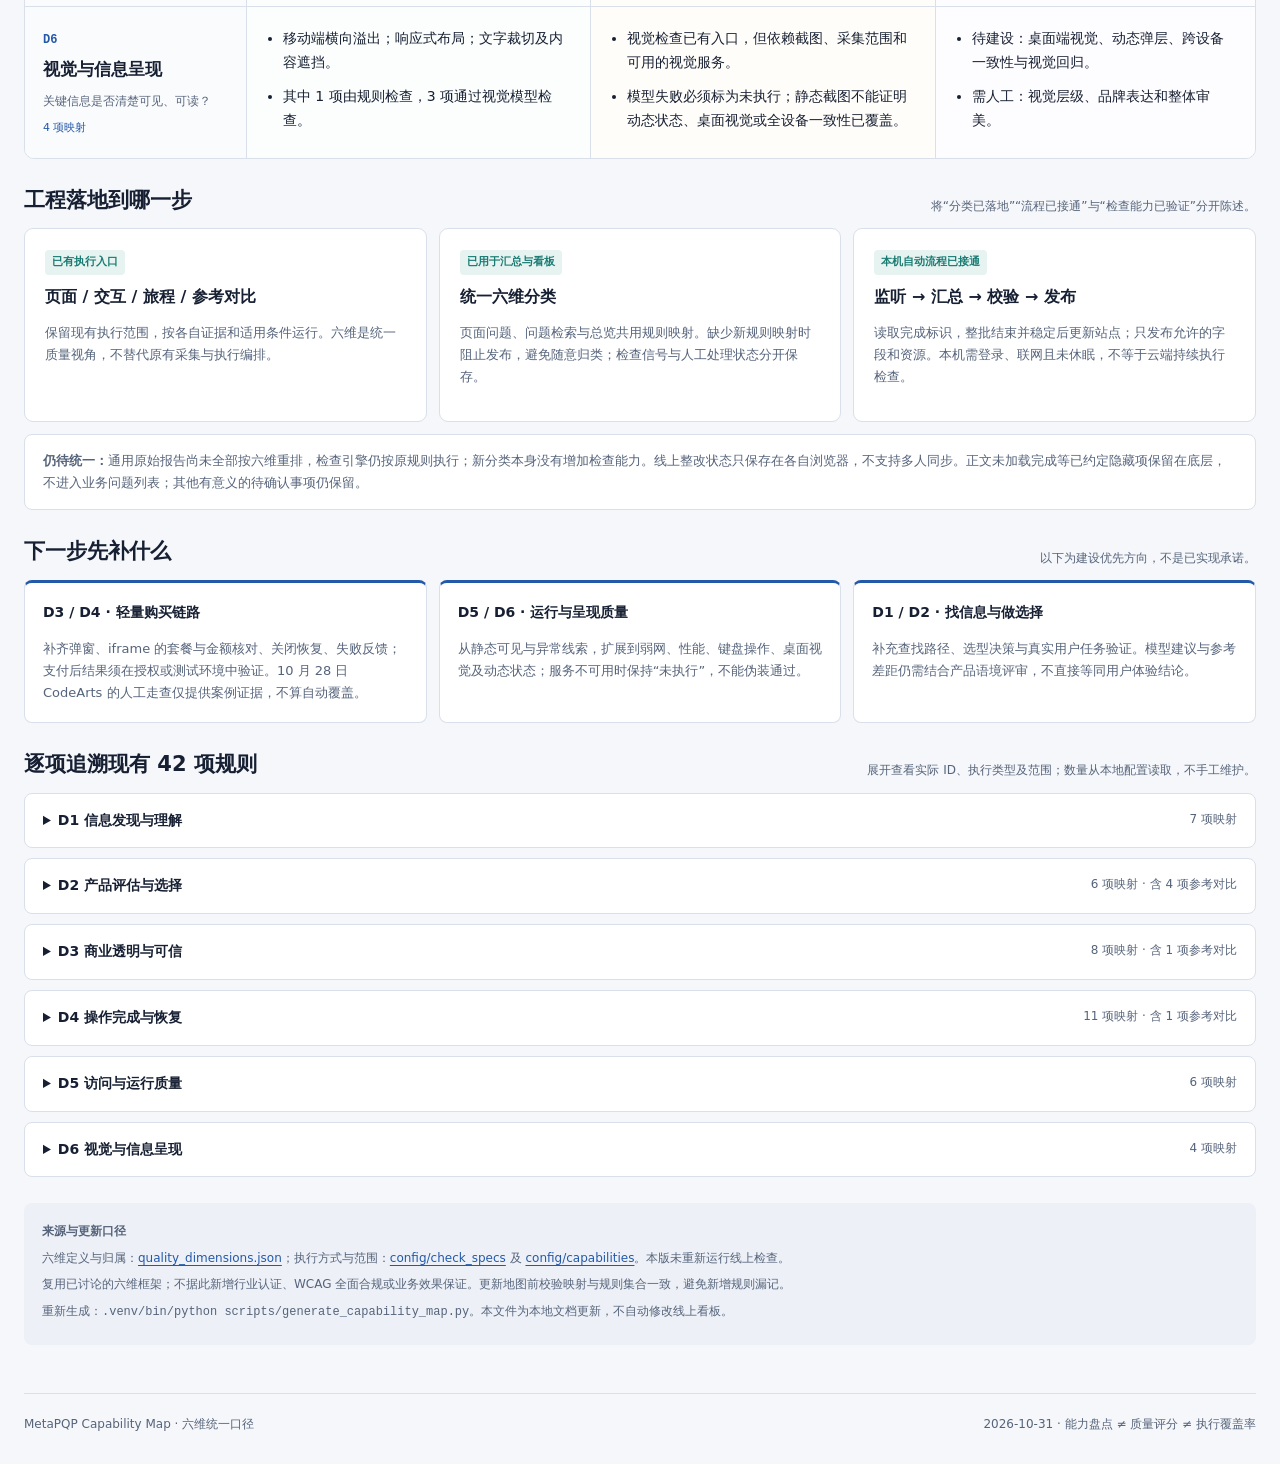
<file: site/capability-map.html>
<!doctype html>
<html lang="zh-CN">
<head>
<meta charset="utf-8"><meta name="viewport" content="width=device-width,initial-scale=1">
<meta name="description" content="MetaPQP 六维检查能力地图：当前入口、结论边界与待补齐能力。">
<title>MetaPQP · 六维检查能力地图</title>
<style>
:root{--page:#f5f7fa;--surface:#fff;--ink:#172033;--muted:#56647b;--line:#d9e0e9;--blue:#2459a9;--blue-soft:#eaf1fb;--teal:#197b72;--teal-soft:#e6f3f1;--amber:#8d570e;--amber-soft:#fff2dc;--violet:#665a91;--violet-soft:#f0edf8}
*{box-sizing:border-box}html{scroll-padding-top:90px}body{margin:0;background:var(--page);color:var(--ink);font:14px/1.7 "PingFang SC","Microsoft YaHei",system-ui,sans-serif}a{color:var(--blue);text-underline-offset:3px}a:focus-visible,summary:focus-visible{outline:3px solid var(--blue);outline-offset:4px}code{font:12px/1.5 "SFMono-Regular",Consolas,monospace;overflow-wrap:anywhere}.shell{max-width:1280px;width:calc(100% - 48px);margin:auto}.mast{display:flex;justify-content:space-between;align-items:center;padding:20px 0;border-bottom:1px solid var(--line);gap:20px}.brand{font-weight:750;font-size:17px}.brand b{color:var(--blue);margin-right:12px}.meta{color:var(--muted);font-size:12px}main{padding:34px 0 48px}.eyebrow{color:var(--blue);font-weight:700;font-size:12px;letter-spacing:.1em}h1{font-size:clamp(27px,3.3vw,40px);line-height:1.35;margin:10px 0 12px;letter-spacing:-.025em}.lead{font-size:16px;max-width:900px;color:var(--muted);margin:0}.scope{display:flex;flex-wrap:wrap;gap:10px;align-items:center;margin:20px 0;color:var(--blue);font-weight:650}.scope span{padding:5px 12px;background:var(--blue-soft);border-radius:5px}.scope i{color:var(--muted);font-style:normal}.inventory{display:grid;grid-template-columns:1.45fr repeat(4,1fr);margin:24px 0 12px;background:var(--surface);border:1px solid var(--line);border-radius:10px;overflow:hidden}.metric{padding:19px;border-right:1px solid var(--line)}.metric:last-child{border:0}.metric strong{display:block;font-size:30px;line-height:1.3;font-variant-numeric:tabular-nums}.metric span{font-size:13px;font-weight:650}.metric small{display:block;color:var(--muted);font-size:11px;margin-top:5px}.metric.total{background:var(--blue-soft)}.notice{border-left:3px solid var(--amber);background:var(--amber-soft);padding:12px 16px;font-size:13px;color:#6a461d}.dimension-nav{display:grid;grid-template-columns:repeat(6,1fr);gap:8px;position:sticky;top:0;z-index:2;background:var(--page);padding:15px 0}.dimension-nav a{display:grid;grid-template-columns:auto 1fr auto;align-items:center;gap:7px;color:var(--ink);text-decoration:none;padding:10px;background:var(--surface);border:1px solid var(--line);border-radius:6px;font-size:12px}.dimension-nav a:hover{border-color:var(--blue);background:var(--blue-soft)}.dimension-nav code{color:var(--blue);font-weight:700}.dimension-nav b{font-size:11px;color:var(--muted)}section{margin-top:26px}.section-head{display:flex;align-items:end;justify-content:space-between;gap:24px;margin-bottom:12px}h2{font-size:21px;line-height:1.5;margin:0}.section-head p{font-size:12px;color:var(--muted);margin:0;max-width:670px}.matrix-wrap{background:var(--surface);border:1px solid var(--line);border-radius:10px;overflow:hidden}table{width:100%;border-collapse:collapse;table-layout:fixed}thead th{padding:16px;text-align:left;background:#edf1f7;font-size:13px}thead th:first-child{width:18%}thead th:nth-child(2){width:28%}thead th:nth-child(3){width:28%}thead th:nth-child(4){width:26%}tbody th,td{padding:20px 18px;border-top:1px solid var(--line);border-right:1px solid var(--line);vertical-align:top;text-align:left}td:last-child{border-right:0}tbody th{background:#fafbfd;font-weight:400}tbody th code{color:var(--blue);font-weight:750}h3{font-size:17px;line-height:1.5;margin:6px 0}tbody th p{font-size:12px;color:var(--muted);margin:8px 0}tbody th small{display:block;color:var(--blue);font-size:11px}ul{padding-left:18px;margin:0}li+li{margin-top:10px}td:nth-child(2){background:#fbfefd}td:nth-child(3){background:#fffdf9}td:nth-child(4){background:#fdfcfe}.system-grid{display:grid;grid-template-columns:repeat(3,1fr);gap:12px}.system-card{padding:20px;border:1px solid var(--line);border-radius:9px;background:white}.system-card h3{font-size:16px;margin-top:10px}.system-card p{font-size:13px;color:var(--muted)}.tag,.mode{display:inline-block;padding:3px 7px;border-radius:4px;font-size:11px;font-weight:650}.tag{background:var(--teal-soft);color:var(--teal)}.tag.partial{background:var(--amber-soft);color:var(--amber)}.scope-note{padding:15px 18px;border:1px solid var(--line);background:var(--surface);border-radius:8px;color:var(--muted);font-size:13px;margin-top:12px}.priorities{display:grid;grid-template-columns:repeat(3,1fr);gap:12px}.priority{background:var(--surface);padding:18px;border:1px solid var(--line);border-top:3px solid var(--blue);border-radius:8px}.priority strong{display:block}.priority p{color:var(--muted);font-size:13px;margin-bottom:0}.rule-group{border:1px solid var(--line);border-radius:8px;background:white;margin-top:10px;overflow:hidden}.rule-group summary{padding:15px 18px;font-weight:700;cursor:pointer}.rule-group summary span{float:right;color:var(--muted);font-weight:400;font-size:12px}.rule-group ol{margin:0;padding:8px 22px 20px 44px;columns:2;column-gap:34px}.rule-group li{break-inside:avoid;padding:10px 0}.rule-group li div{display:flex;align-items:baseline;flex-wrap:wrap;gap:8px}.rule-group li strong{font-size:13px}.rule-group li p{margin:5px 0 0;font-size:12px;color:var(--muted)}.mode.code{background:var(--teal-soft);color:var(--teal)}.mode.semantic,.mode.vision{background:var(--amber-soft);color:var(--amber)}.mode.reference{background:var(--violet-soft);color:var(--violet)}footer{display:flex;justify-content:space-between;border-top:1px solid var(--line);padding:20px 0 30px;color:var(--muted);font-size:12px}.sources{padding:18px;background:#edf1f7;border-radius:8px;color:var(--muted);font-size:12px}.sources p{margin:6px 0}
@media(max-width:1000px){.dimension-nav{grid-template-columns:repeat(3,1fr);position:static}.inventory{grid-template-columns:repeat(4,1fr)}.metric.total{grid-column:1/-1;border-bottom:1px solid var(--line)}.metric{padding:14px}.system-grid,.priorities{grid-template-columns:1fr}.section-head{display:block}.section-head p{margin-top:6px}.matrix-wrap{overflow-x:auto}table{min-width:920px}.rule-group ol{columns:1}}
@media(max-width:600px){.shell{width:calc(100% - 28px)}.mast{align-items:start;flex-direction:column;gap:5px}main{padding-top:24px}.inventory{grid-template-columns:repeat(2,1fr)}.metric:nth-child(3){border-right:0}.metric:nth-child(n+4){border-top:1px solid var(--line)}.dimension-nav{grid-template-columns:repeat(2,1fr)}.rule-group summary span{float:none;display:block;margin-top:5px}footer{flex-direction:column;gap:5px}.matrix-wrap{overflow:visible;border:0;background:none}table,tbody{display:block;min-width:0}thead{position:absolute;width:1px;height:1px;overflow:hidden;clip:rect(0,0,0,0)}tbody tr{display:block;margin-bottom:16px;border:1px solid var(--line);border-radius:9px;overflow:hidden}tbody th,td{display:block;width:100%;border-right:0;padding:16px}tbody th{border-top:0}td:before{display:block;font-weight:750;font-size:12px;margin-bottom:8px}td:nth-child(2):before{content:"已有检查入口";color:var(--teal)}td:nth-child(3):before{content:"自动结论边界";color:var(--amber)}td:nth-child(4):before{content:"待补齐与人工判断";color:var(--violet)}}
@media print{body{background:white;font-size:11px}.shell{width:100%;max-width:none}.dimension-nav{position:static}.matrix-wrap{overflow:visible}table{min-width:0}.system-grid,.priorities{grid-template-columns:repeat(3,1fr)}.rule-group ol{columns:1}tr,.system-card,.priority{break-inside:avoid}.rule-group{break-inside:auto}a{color:inherit}h1{font-size:28px}}
</style>
</head>
<body>
<header class="mast shell"><div class="brand"><b>MetaPQP</b>产品检查能力地图</div><div class="meta">六维版 · 2026-10-31 · 本地能力盘点</div></header>
<main class="shell">
<div class="eyebrow">CAPABILITY MAP / SIX QUALITY DIMENSIONS</div>
<h1>按用户的问题看能力，<br>按证据的边界下结论。</h1>
<p class="lead">从“看明白、选合适”到“能操作、可核对”，用六个质量维度统一组织现有检查。这里说明能查什么、还缺什么，不给产品打分，也不把一次人工补测当作自动能力。</p>
<div class="scope" aria-label="能力范围"><span>了解产品</span><i aria-hidden="true">→</i><span>评估方案</span><i aria-hidden="true">→</i><span>配置与支付前确认</span><small>真实付款、到账、退款与续费执行不作为默认覆盖。</small></div>
<div class="inventory" aria-label="规则登记构成">
<div class="metric total"><strong>42</strong><span>项现有规则，归入 6 个维度</span><small>页面 19 项 · 交互 8 项 · 旅程 9 项 · 参考对比 6 项</small></div>
<div class="metric"><strong>15</strong><span>规则执行入口</span><small>依赖适用条件与采集证据</small></div>
<div class="metric"><strong>18</strong><span>语义模型规则</span><small>模型可用且有足够证据时执行</small></div>
<div class="metric"><strong>3</strong><span>视觉模型规则</span><small>依赖截图与视觉服务</small></div>
<div class="metric"><strong>6</strong><span>参考对比规则</span><small>单列改进机会，不直接计缺陷</small></div>
</div>
<div class="notice"><strong>读数须知：</strong>以上四类互斥，加总为现有规则数；不是独立执行器数量、执行成功率或全站覆盖率。旧版“30 类场景、自动覆盖约 57%”的分母与本版不同，不再沿用。</div>
<nav class="dimension-nav" aria-label="六个质量维度"><a href="#D1"><code>D1</code><span>信息发现与理解</span><b>7</b></a><a href="#D2"><code>D2</code><span>产品评估与选择</span><b>6</b></a><a href="#D3"><code>D3</code><span>商业透明与可信</span><b>8</b></a><a href="#D4"><code>D4</code><span>操作完成与恢复</span><b>11</b></a><a href="#D5"><code>D5</code><span>访问与运行质量</span><b>6</b></a><a href="#D6"><code>D6</code><span>视觉与信息呈现</span><b>4</b></a></nav>
<section aria-labelledby="matrix-title"><div class="section-head"><h2 id="matrix-title">六维能力与边界</h2><p>一个检查 ID 只归一个主维度。规则已经登记，不等于对任意页面、设备和操作都已有效执行。</p></div>
<div class="matrix-wrap"><table><thead><tr><th scope="col">质量维度</th><th scope="col">已有检查入口</th><th scope="col">自动结论边界</th><th scope="col">待补齐与人工判断</th></tr></thead><tbody><tr id="D1"><th scope="row"><code>D1</code><h3>信息发现与理解</h3><p>用户能找到并理解所需信息吗？</p><small>7 项映射</small></th><td><ul><li>页面标题与当前任务是否一致；错别字、语病和术语歧义。</li><li>操作入口是否说明动作和结果；旅程前后的产品身份与术语是否一致。</li></ul></td><td><ul><li>基于已采集文字与页面事实判断，不等于真实用户已经看懂。</li><li>不能据现有规则宣称已覆盖全站信息架构、导航或站内搜索。</li></ul></td><td><ul><li>待建设：查找路径、内容时效与事实校验。</li><li>需人工：目标用户是否理解；用词是否符合业务语境。</li></ul></td></tr><tr id="D2"><th scope="row"><code>D2</code><h3>产品评估与选择</h3><p>用户能判断是否适合自己、该选哪种吗？</p><small>6 项映射 · 含 4 项参考对比</small></th><td><ul><li>产品价值和适用对象是否清楚；跨阶段的选型引导是否衔接。</li><li>参考对比：成果是否可见、核心价值能否体验、方案是否易区分、决策信息是否靠近选择点。</li></ul></td><td><ul><li>本维度 6 项中有 4 项为参考对比，必须提供可比的参考对象。</li><li>参考差距是改进机会，不直接算主体产品缺陷；“有试用入口”不等于已验证实际试用效果。</li></ul></td><td><ul><li>待建设：复杂选型决策树与典型场景推荐。</li><li>需人工：产品是否真正适合用户；方案是否有吸引力。</li></ul></td></tr><tr id="D3"><th scope="row"><code>D3</code><h3>商业透明与可信</h3><p>用户能核对购买内容、费用和承诺吗？</p><small>8 项映射 · 含 1 项参考对比</small></th><td><ul><li>页面及旅程前后的价格、规格、权益、承诺是否一致。</li><li>计价因子齐全时独立复算配置费用；检查续费、退订风险披露。另有 1 项承诺边界参考对比。</li></ul></td><td><ul><li>缺单价、单位、时长或折扣时不能判定金额正确。</li><li>检查信息是否披露，不代表计费后台、实际扣款、退款和权益到账已验证；不是法律合规认证。</li></ul></td><td><ul><li>待建设：优惠叠加、复杂计价规则与收费事件依赖。</li><li>需人工：资费和承诺是否合理；政策是否真的可执行。</li></ul></td></tr><tr id="D4"><th scope="row"><code>D4</code><h3>操作完成与恢复</h3><p>用户能完成操作，并在出错后继续吗？</p><small>11 项映射 · 含 1 项参考对比</small></th><td><ul><li>已配置动作的目标可达性、登录恢复、反馈和错误指引。</li><li>操作前后上下文、配置与摘要、默认选择及资源状态是否连续；另有 1 项选择连续性参考对比。</li></ul></td><td><ul><li>依赖已配置且有证据的动作与旅程，不自动覆盖任意复杂交互。</li><li>轻量支付、弹窗与跨域 iframe 不能因一次人工走查就记为自动覆盖；不以真实下单付款作为默认检查动作。</li></ul></td><td><ul><li>待建设：表单异常、搜索上传、异步任务、刷新返回及中断恢复；弹窗/iframe 旅程泛化。</li><li>需人工：学习成本、复杂业务规则与高风险操作的授权边界。</li></ul></td></tr><tr id="D5"><th scope="row"><code>D5</code><h3>访问与运行质量</h3><p>用户在目标环境下能访问并使用吗？</p><small>6 项映射</small></th><td><ul><li>主体加载、运行异常影响线索、可见链接和产品图片加载。</li><li>可点击图片是否有可访问名称；移动端触控区域与例外条件核对。</li></ul></td><td><ul><li>网络/脚本日志不等于核心功能故障；匿名访问失败不必然等于链接损坏。</li><li>并非所有缺少图片说明都算缺陷，也不代表完整无障碍、性能或浏览器兼容评估。</li></ul></td><td><ul><li>待建设：性能弱网、跨浏览器、键盘焦点、对比度及语义无障碍。</li><li>需人工：真实环境中等待、卡顿与辅助操作是否可接受。</li></ul></td></tr><tr id="D6"><th scope="row"><code>D6</code><h3>视觉与信息呈现</h3><p>关键信息是否清楚可见、可读？</p><small>4 项映射</small></th><td><ul><li>移动端横向溢出；响应式布局；文字裁切及内容遮挡。</li><li>其中 1 项由规则检查，3 项通过视觉模型检查。</li></ul></td><td><ul><li>视觉检查已有入口，但依赖截图、采集范围和可用的视觉服务。</li><li>模型失败必须标为未执行；静态截图不能证明动态状态、桌面视觉或全设备一致性已覆盖。</li></ul></td><td><ul><li>待建设：桌面端视觉、动态弹层、跨设备一致性与视觉回归。</li><li>需人工：视觉层级、品牌表达和整体审美。</li></ul></td></tr></tbody></table></div></section>
<section aria-labelledby="engineering-title"><div class="section-head"><h2 id="engineering-title">工程落地到哪一步</h2><p>将“分类已落地”“流程已接通”与“检查能力已验证”分开陈述。</p></div>
<div class="system-grid">
<article class="system-card"><span class="tag">已有执行入口</span><h3>页面 / 交互 / 旅程 / 参考对比</h3><p>保留现有执行范围，按各自证据和适用条件运行。六维是统一质量视角，不替代原有采集与执行编排。</p></article>
<article class="system-card"><span class="tag">已用于汇总与看板</span><h3>统一六维分类</h3><p>页面问题、问题检索与总览共用规则映射。缺少新规则映射时阻止发布，避免随意归类；检查信号与人工处理状态分开保存。</p></article>
<article class="system-card"><span class="tag">本机自动流程已接通</span><h3>监听 → 汇总 → 校验 → 发布</h3><p>读取完成标识，整批结束并稳定后更新站点；只发布允许的字段和资源。本机需登录、联网且未休眠，不等于云端持续执行检查。</p></article>
</div>
<div class="scope-note"><strong>仍待统一：</strong>通用原始报告尚未全部按六维重排，检查引擎仍按原规则执行；新分类本身没有增加检查能力。线上整改状态只保存在各自浏览器，不支持多人同步。正文未加载完成等已约定隐藏项保留在底层，不进入业务问题列表；其他有意义的待确认事项仍保留。</div>
</section>
<section aria-labelledby="priorities-title"><div class="section-head"><h2 id="priorities-title">下一步先补什么</h2><p>以下为建设优先方向，不是已实现承诺。</p></div><div class="priorities">
<article class="priority"><strong>D3 / D4 · 轻量购买链路</strong><p>补齐弹窗、iframe 的套餐与金额核对、关闭恢复、失败反馈；支付后结果须在授权或测试环境中验证。10 月 28 日 CodeArts 的人工走查仅提供案例证据，不算自动覆盖。</p></article>
<article class="priority"><strong>D5 / D6 · 运行与呈现质量</strong><p>从静态可见与异常线索，扩展到弱网、性能、键盘操作、桌面视觉及动态状态；服务不可用时保持“未执行”，不能伪装通过。</p></article>
<article class="priority"><strong>D1 / D2 · 找信息与做选择</strong><p>补充查找路径、选型决策与真实用户任务验证。模型建议与参考差距仍需结合产品语境评审，不直接等同用户体验结论。</p></article>
</div></section>
<section aria-labelledby="rules-title"><div class="section-head"><h2 id="rules-title">逐项追溯现有 42 项规则</h2><p>展开查看实际 ID、执行类型及范围；数量从本地配置读取，不手工维护。</p></div><details class="rule-group"><summary>D1 信息发现与理解<span>7 项映射</span></summary><ol><li data-rule="document-structure"><div><strong>页面具有描述主题的 Title</strong><span class="mode code">规则执行</span></div><p>页面 · <a href="https://github.com/vi-vi-vi-vi-vivian/MetaPQP/blob/main/config/check_specs/document-structure.yaml"><code>document-structure</code></a> · v1.2.0</p></li><li data-rule="copy-quality"><div><strong>明确错别字或语病</strong><span class="mode semantic">语义模型 · 条件式</span></div><p>页面 · <a href="https://github.com/vi-vi-vi-vi-vivian/MetaPQP/blob/main/config/check_specs/copy-quality.yaml"><code>copy-quality</code></a> · v1.2.0</p></li><li data-rule="terminology-clarity"><div><strong>专业术语和计费名词清晰</strong><span class="mode semantic">语义模型 · 条件式</span></div><p>页面 · <a href="https://github.com/vi-vi-vi-vi-vivian/MetaPQP/blob/main/config/check_specs/terminology-clarity.yaml"><code>terminology-clarity</code></a> · v1.1.0</p></li><li data-rule="page-title-identity-consistency"><div><strong>页面标题与主题一致</strong><span class="mode semantic">语义模型 · 条件式</span></div><p>页面 · <a href="https://github.com/vi-vi-vi-vi-vivian/MetaPQP/blob/main/config/check_specs/page-title-identity-consistency.yaml"><code>page-title-identity-consistency</code></a> · v1.0.0</p></li><li data-rule="cta-clarity"><div><strong>CTA 动作和结果表达清楚</strong><span class="mode semantic">语义模型 · 条件式</span></div><p>页面 · <a href="https://github.com/vi-vi-vi-vi-vivian/MetaPQP/blob/main/config/check_specs/cta-clarity.yaml"><code>cta-clarity</code></a> · v1.1.0</p></li><li data-rule="cross-stage-product-identity-consistency"><div><strong>跨阶段产品身份与定位一致</strong><span class="mode semantic">语义模型 · 条件式</span></div><p>旅程 · <a href="https://github.com/vi-vi-vi-vi-vivian/MetaPQP/blob/main/config/check_specs/cross-stage-product-identity-consistency.yaml"><code>cross-stage-product-identity-consistency</code></a> · v1.0.0</p></li><li data-rule="cross-stage-terminology-consistency"><div><strong>跨阶段术语与概念连续</strong><span class="mode semantic">语义模型 · 条件式</span></div><p>旅程 · <a href="https://github.com/vi-vi-vi-vi-vivian/MetaPQP/blob/main/config/check_specs/cross-stage-terminology-consistency.yaml"><code>cross-stage-terminology-consistency</code></a> · v1.0.0</p></li></ol></details><details class="rule-group"><summary>D2 产品评估与选择<span>6 项映射 · 含 4 项参考对比</span></summary><ol><li data-rule="product-value-clarity"><div><strong>产品价值清晰</strong><span class="mode semantic">语义模型 · 条件式</span></div><p>页面 · <a href="https://github.com/vi-vi-vi-vi-vivian/MetaPQP/blob/main/config/check_specs/product-value-clarity.yaml"><code>product-value-clarity</code></a> · v1.1.0</p></li><li data-rule="reference-outcome-visibility"><div><strong>最终成果在决策前可见</strong><span class="mode reference">参考对比 · 改进机会</span></div><p>参考对比 · <a href="https://github.com/vi-vi-vi-vi-vivian/MetaPQP/blob/main/config/check_specs/reference-outcome-visibility.yaml"><code>reference-outcome-visibility</code></a> · v1.1.0</p></li><li data-rule="reference-zero-cost-access"><div><strong>核心价值可先体验</strong><span class="mode reference">参考对比 · 改进机会</span></div><p>参考对比 · <a href="https://github.com/vi-vi-vi-vi-vivian/MetaPQP/blob/main/config/check_specs/reference-zero-cost-access.yaml"><code>reference-zero-cost-access</code></a> · v1.1.0</p></li><li data-rule="reference-option-discernibility"><div><strong>方案选择清晰</strong><span class="mode reference">参考对比 · 改进机会</span></div><p>参考对比 · <a href="https://github.com/vi-vi-vi-vi-vivian/MetaPQP/blob/main/config/check_specs/reference-option-discernibility.yaml"><code>reference-option-discernibility</code></a> · v1.1.0</p></li><li data-rule="reference-decision-information-proximity"><div><strong>关键决策信息在选择前说清</strong><span class="mode reference">参考对比 · 改进机会</span></div><p>参考对比 · <a href="https://github.com/vi-vi-vi-vi-vivian/MetaPQP/blob/main/config/check_specs/reference-decision-information-proximity.yaml"><code>reference-decision-information-proximity</code></a> · v1.1.0</p></li><li data-rule="cross-stage-decision-guidance-continuity"><div><strong>跨阶段决策引导连续</strong><span class="mode semantic">语义模型 · 条件式</span></div><p>旅程 · <a href="https://github.com/vi-vi-vi-vi-vivian/MetaPQP/blob/main/config/check_specs/cross-stage-decision-guidance-continuity.yaml"><code>cross-stage-decision-guidance-continuity</code></a> · v1.0.0</p></li></ol></details><details class="rule-group"><summary>D3 商业透明与可信<span>8 项映射 · 含 1 项参考对比</span></summary><ol><li data-rule="content-internal-consistency"><div><strong>页面内部产品规则和承诺一致</strong><span class="mode semantic">语义模型 · 条件式</span></div><p>页面 · <a href="https://github.com/vi-vi-vi-vi-vivian/MetaPQP/blob/main/config/check_specs/content-internal-consistency.yaml"><code>content-internal-consistency</code></a> · v1.1.0</p></li><li data-rule="pricing-transparency"><div><strong>价格、周期和资源量可核对</strong><span class="mode semantic">语义模型 · 条件式</span></div><p>页面 · <a href="https://github.com/vi-vi-vi-vi-vivian/MetaPQP/blob/main/config/check_specs/pricing-transparency.yaml"><code>pricing-transparency</code></a> · v1.1.0</p></li><li data-rule="price-calculation-consistency"><div><strong>配置费用符合明示计价规则</strong><span class="mode code">规则执行</span></div><p>交互 · <a href="https://github.com/vi-vi-vi-vi-vivian/MetaPQP/blob/main/config/check_specs/price-calculation-consistency.yaml"><code>price-calculation-consistency</code></a> · v1.0.0</p></li><li data-rule="commitment-risk-timing"><div><strong>订阅与退订风险披露</strong><span class="mode semantic">语义模型 · 条件式</span></div><p>页面 · <a href="https://github.com/vi-vi-vi-vi-vivian/MetaPQP/blob/main/config/check_specs/commitment-risk-timing.yaml"><code>commitment-risk-timing</code></a> · v1.2.0</p></li><li data-rule="reference-commitment-boundary"><div><strong>承诺与限制提前说明</strong><span class="mode reference">参考对比 · 改进机会</span></div><p>参考对比 · <a href="https://github.com/vi-vi-vi-vi-vivian/MetaPQP/blob/main/config/check_specs/reference-commitment-boundary.yaml"><code>reference-commitment-boundary</code></a> · v1.1.0</p></li><li data-rule="cross-stage-commercial-terms-consistency"><div><strong>跨阶段商业条件一致</strong><span class="mode semantic">语义模型 · 条件式</span></div><p>旅程 · <a href="https://github.com/vi-vi-vi-vi-vivian/MetaPQP/blob/main/config/check_specs/cross-stage-commercial-terms-consistency.yaml"><code>cross-stage-commercial-terms-consistency</code></a> · v1.0.0</p></li><li data-rule="cross-stage-offering-consistency"><div><strong>跨阶段规格与权益一致</strong><span class="mode semantic">语义模型 · 条件式</span></div><p>旅程 · <a href="https://github.com/vi-vi-vi-vi-vivian/MetaPQP/blob/main/config/check_specs/cross-stage-offering-consistency.yaml"><code>cross-stage-offering-consistency</code></a> · v1.0.0</p></li><li data-rule="cross-stage-commitment-policy-consistency"><div><strong>跨阶段持续承诺、变更与退出规则一致</strong><span class="mode semantic">语义模型 · 条件式</span></div><p>旅程 · <a href="https://github.com/vi-vi-vi-vi-vivian/MetaPQP/blob/main/config/check_specs/cross-stage-commitment-policy-consistency.yaml"><code>cross-stage-commitment-policy-consistency</code></a> · v1.0.0</p></li></ol></details><details class="rule-group"><summary>D4 操作完成与恢复<span>11 项映射 · 含 1 项参考对比</span></summary><ol><li data-rule="journey-transition-reachability"><div><strong>点击后到达可用目标</strong><span class="mode code">规则执行</span></div><p>交互 · <a href="https://github.com/vi-vi-vi-vi-vivian/MetaPQP/blob/main/config/check_specs/journey-transition-reachability.yaml"><code>journey-transition-reachability</code></a> · v1.0.0</p></li><li data-rule="entry-and-resume-continuity"><div><strong>登录后恢复预期业务入口</strong><span class="mode code">规则执行</span></div><p>交互 · <a href="https://github.com/vi-vi-vi-vi-vivian/MetaPQP/blob/main/config/check_specs/entry-and-resume-continuity.yaml"><code>entry-and-resume-continuity</code></a> · v1.0.0</p></li><li data-rule="transaction-context-continuity"><div><strong>跳转前后产品上下文连续</strong><span class="mode code">规则执行</span></div><p>交互 · <a href="https://github.com/vi-vi-vi-vi-vivian/MetaPQP/blob/main/config/check_specs/transaction-context-continuity.yaml"><code>transaction-context-continuity</code></a> · v1.0.0</p></li><li data-rule="interaction-feedback-visibility"><div><strong>点击后有可观察反馈</strong><span class="mode code">规则执行</span></div><p>交互 · <a href="https://github.com/vi-vi-vi-vi-vivian/MetaPQP/blob/main/config/check_specs/interaction-feedback-visibility.yaml"><code>interaction-feedback-visibility</code></a> · v1.0.0</p></li><li data-rule="interaction-failure-guidance"><div><strong>错误页提供恢复指引</strong><span class="mode code">规则执行</span></div><p>交互 · <a href="https://github.com/vi-vi-vi-vi-vivian/MetaPQP/blob/main/config/check_specs/interaction-failure-guidance.yaml"><code>interaction-failure-guidance</code></a> · v1.0.0</p></li><li data-rule="transition-intent-result-consistency"><div><strong>点击结果符合用户预期</strong><span class="mode semantic">语义模型 · 条件式</span></div><p>交互 · <a href="https://github.com/vi-vi-vi-vi-vivian/MetaPQP/blob/main/config/check_specs/transition-intent-result-consistency.yaml"><code>transition-intent-result-consistency</code></a> · v1.0.0</p></li><li data-rule="purchase-selection-state-consistency"><div><strong>配置选择与订单摘要同步</strong><span class="mode code">规则执行</span></div><p>交互 · <a href="https://github.com/vi-vi-vi-vi-vivian/MetaPQP/blob/main/config/check_specs/purchase-selection-state-consistency.yaml"><code>purchase-selection-state-consistency</code></a> · v1.0.0</p></li><li data-rule="reference-state-continuity"><div><strong>用户选择连续保留</strong><span class="mode reference">参考对比 · 改进机会</span></div><p>参考对比 · <a href="https://github.com/vi-vi-vi-vi-vivian/MetaPQP/blob/main/config/check_specs/reference-state-continuity.yaml"><code>reference-state-continuity</code></a> · v1.1.0</p></li><li data-rule="cross-stage-action-expectation-continuity"><div><strong>跨阶段操作预期与落地内容连续</strong><span class="mode semantic">语义模型 · 条件式</span></div><p>旅程 · <a href="https://github.com/vi-vi-vi-vi-vivian/MetaPQP/blob/main/config/check_specs/cross-stage-action-expectation-continuity.yaml"><code>cross-stage-action-expectation-continuity</code></a> · v1.0.0</p></li><li data-rule="cross-stage-selection-continuity"><div><strong>跨阶段默认项与用户选择连续</strong><span class="mode semantic">语义模型 · 条件式</span></div><p>旅程 · <a href="https://github.com/vi-vi-vi-vi-vivian/MetaPQP/blob/main/config/check_specs/cross-stage-selection-continuity.yaml"><code>cross-stage-selection-continuity</code></a> · v1.0.0</p></li><li data-rule="cross-stage-lifecycle-state-consistency"><div><strong>跨阶段产品或资源状态一致</strong><span class="mode semantic">语义模型 · 条件式</span></div><p>旅程 · <a href="https://github.com/vi-vi-vi-vi-vivian/MetaPQP/blob/main/config/check_specs/cross-stage-lifecycle-state-consistency.yaml"><code>cross-stage-lifecycle-state-consistency</code></a> · v1.0.0</p></li></ol></details><details class="rule-group"><summary>D5 访问与运行质量<span>6 项映射</span></summary><ol><li data-rule="page-load"><div><strong>页面正常加载</strong><span class="mode code">规则执行</span></div><p>页面 · <a href="https://github.com/vi-vi-vi-vi-vivian/MetaPQP/blob/main/config/check_specs/page-load.yaml"><code>page-load</code></a> · v1.1.0</p></li><li data-rule="runtime-errors"><div><strong>影响核心功能的运行错误</strong><span class="mode code">规则执行</span></div><p>页面 · <a href="https://github.com/vi-vi-vi-vi-vivian/MetaPQP/blob/main/config/check_specs/runtime-errors.yaml"><code>runtime-errors</code></a> · v1.2.0</p></li><li data-rule="broken-links"><div><strong>可见链接有效性</strong><span class="mode code">规则执行</span></div><p>页面 · <a href="https://github.com/vi-vi-vi-vi-vivian/MetaPQP/blob/main/config/check_specs/broken-links.yaml"><code>broken-links</code></a> · v1.5.0</p></li><li data-rule="visible-image-load-failure"><div><strong>可见产品图片加载成功</strong><span class="mode code">规则执行</span></div><p>页面 · <a href="https://github.com/vi-vi-vi-vi-vivian/MetaPQP/blob/main/config/check_specs/visible-image-load-failure.yaml"><code>visible-image-load-failure</code></a> · v1.0.0</p></li><li data-rule="image-alt"><div><strong>可点击图片控件有可访问名称</strong><span class="mode code">规则执行</span></div><p>页面 · <a href="https://github.com/vi-vi-vi-vi-vivian/MetaPQP/blob/main/config/check_specs/image-alt.yaml"><code>image-alt</code></a> · v1.3.0</p></li><li data-rule="mobile-tap-target-size"><div><strong>移动端关键控件触控区域足够</strong><span class="mode code">规则执行</span></div><p>页面 · <a href="https://github.com/vi-vi-vi-vi-vivian/MetaPQP/blob/main/config/check_specs/mobile-tap-target-size.yaml"><code>mobile-tap-target-size</code></a> · v1.1.0</p></li></ol></details><details class="rule-group"><summary>D6 视觉与信息呈现<span>4 项映射</span></summary><ol><li data-rule="mobile-horizontal-overflow"><div><strong>移动端无意外横向溢出</strong><span class="mode code">规则执行</span></div><p>页面 · <a href="https://github.com/vi-vi-vi-vi-vivian/MetaPQP/blob/main/config/check_specs/mobile-horizontal-overflow.yaml"><code>mobile-horizontal-overflow</code></a> · v1.1.0</p></li><li data-rule="responsive-visual-integrity"><div><strong>移动端无明显响应式破版</strong><span class="mode vision">视觉模型 · 条件式</span></div><p>页面 · <a href="https://github.com/vi-vi-vi-vi-vivian/MetaPQP/blob/main/config/check_specs/responsive-visual-integrity.yaml"><code>responsive-visual-integrity</code></a> · v1.0.0</p></li><li data-rule="text-clipping-and-truncation"><div><strong>移动端关键文本无异常裁切</strong><span class="mode vision">视觉模型 · 条件式</span></div><p>页面 · <a href="https://github.com/vi-vi-vi-vi-vivian/MetaPQP/blob/main/config/check_specs/text-clipping-and-truncation.yaml"><code>text-clipping-and-truncation</code></a> · v1.0.0</p></li><li data-rule="visible-content-occlusion"><div><strong>移动端关键内容无意外遮挡</strong><span class="mode vision">视觉模型 · 条件式</span></div><p>页面 · <a href="https://github.com/vi-vi-vi-vi-vivian/MetaPQP/blob/main/config/check_specs/visible-content-occlusion.yaml"><code>visible-content-occlusion</code></a> · v1.0.0</p></li></ol></details></section>
<section class="sources" aria-label="来源和更新口径"><strong>来源与更新口径</strong><p>六维定义与归属：<a href="https://github.com/vi-vi-vi-vi-vivian/MetaPQP/blob/main/scripts/dashboard_pipeline/assets/quality_dimensions.json">quality_dimensions.json</a>；执行方式与范围：<a href="https://github.com/vi-vi-vi-vi-vivian/MetaPQP/tree/main/config/check_specs/">config/check_specs</a> 及 <a href="https://github.com/vi-vi-vi-vi-vivian/MetaPQP/tree/main/config/capabilities/">config/capabilities</a>。本版未重新运行线上检查。</p><p>复用已讨论的六维框架；不据此新增行业认证、WCAG 全面合规或业务效果保证。更新地图前校验映射与规则集合一致，避免新增规则漏记。</p><p>重新生成：<code>.venv/bin/python scripts/generate_capability_map.py</code>。本文件为本地文档更新，不自动修改线上看板。</p></section>
</main>
<footer class="shell"><span>MetaPQP Capability Map · 六维统一口径</span><span>2026-10-31 · 能力盘点 ≠ 质量评分 ≠ 执行覆盖率</span></footer>
</body></html>
</file>
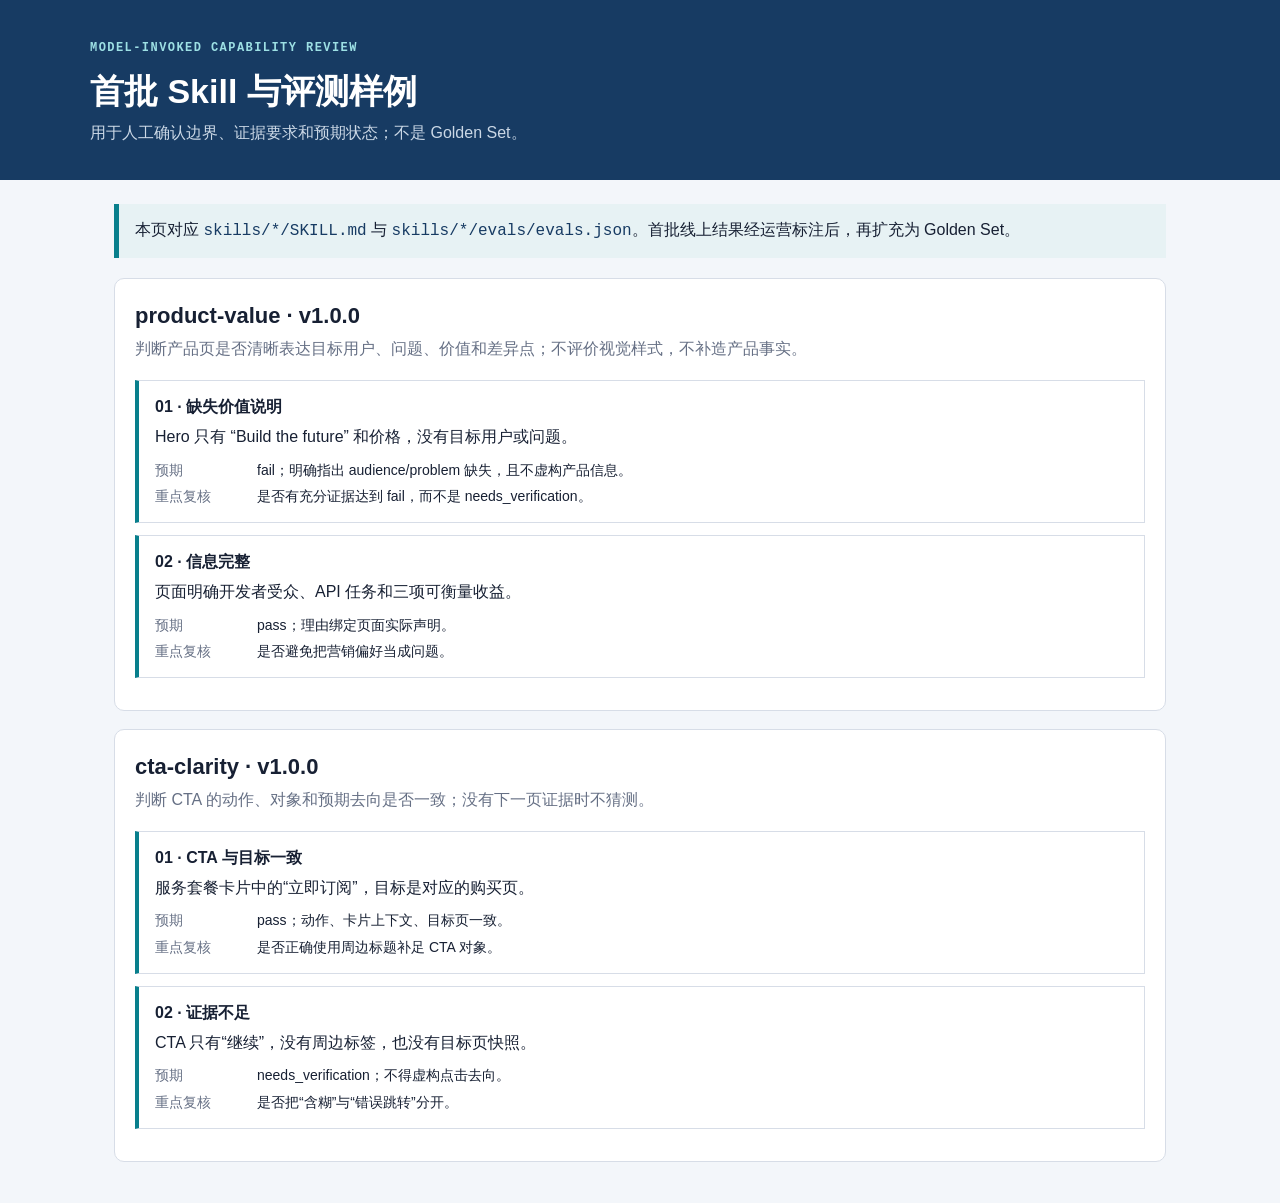
<file: docs/reviews/skill-evals.html>
<!doctype html>
<html lang="zh-CN">
<head>
  <meta charset="utf-8">
  <meta name="viewport" content="width=device-width,initial-scale=1">
  <title>MetaPQP · 首批 Skill 评审</title>
  <style>
    :root { --ink:#172033; --navy:#173b63; --cyan:#087f8c; --line:#d7dde7; --wash:#f3f6fa; --paper:#fff; --muted:#667085; }
    * { box-sizing:border-box; }
    body { margin:0; color:var(--ink); background:var(--wash); font-family:"PingFang SC","Microsoft YaHei",sans-serif; line-height:1.55; }
    header { padding:34px max(24px,calc((100vw - 1100px)/2)); color:#fff; background:var(--navy); }
    header small { color:#9de0e4; font:700 12px ui-monospace,monospace; letter-spacing:.12em; }
    h1 { margin:6px 0 4px; font-size:34px; }
    header p { margin:0; color:#cbd8e6; }
    main { max-width:1100px; margin:auto; padding:24px; }
    .notice { padding:14px 16px; margin-bottom:20px; background:#e7f2f4; border-left:5px solid var(--cyan); }
    section { margin:18px 0; padding:20px; background:var(--paper); border:1px solid var(--line); border-radius:10px; }
    h2 { margin:0 0 4px; font-size:22px; }
    .desc { margin:0 0 18px; color:var(--muted); }
    article { margin:12px 0; padding:14px 16px; border:1px solid var(--line); border-left:4px solid var(--cyan); }
    article strong { display:block; margin-bottom:5px; }
    dl { display:grid; grid-template-columns:90px 1fr; gap:5px 12px; margin:10px 0 0; font-size:14px; }
    dt { color:var(--muted); } dd { margin:0; }
    code { font-family:ui-monospace,SFMono-Regular,monospace; color:var(--navy); }
  </style>
</head>
<body>
  <header><small>MODEL-INVOKED CAPABILITY REVIEW</small><h1>首批 Skill 与评测样例</h1><p>用于人工确认边界、证据要求和预期状态；不是 Golden Set。</p></header>
  <main>
    <div class="notice">本页对应 <code>skills/*/SKILL.md</code> 与 <code>skills/*/evals/evals.json</code>。首批线上结果经运营标注后，再扩充为 Golden Set。</div>
    <section>
      <h2>product-value · v1.0.0</h2>
      <p class="desc">判断产品页是否清晰表达目标用户、问题、价值和差异点；不评价视觉样式，不补造产品事实。</p>
      <article><strong>01 · 缺失价值说明</strong><div>Hero 只有 “Build the future” 和价格，没有目标用户或问题。</div><dl><dt>预期</dt><dd>fail；明确指出 audience/problem 缺失，且不虚构产品信息。</dd><dt>重点复核</dt><dd>是否有充分证据达到 fail，而不是 needs_verification。</dd></dl></article>
      <article><strong>02 · 信息完整</strong><div>页面明确开发者受众、API 任务和三项可衡量收益。</div><dl><dt>预期</dt><dd>pass；理由绑定页面实际声明。</dd><dt>重点复核</dt><dd>是否避免把营销偏好当成问题。</dd></dl></article>
    </section>
    <section>
      <h2>cta-clarity · v1.0.0</h2>
      <p class="desc">判断 CTA 的动作、对象和预期去向是否一致；没有下一页证据时不猜测。</p>
      <article><strong>01 · CTA 与目标一致</strong><div>服务套餐卡片中的“立即订阅”，目标是对应的购买页。</div><dl><dt>预期</dt><dd>pass；动作、卡片上下文、目标页一致。</dd><dt>重点复核</dt><dd>是否正确使用周边标题补足 CTA 对象。</dd></dl></article>
      <article><strong>02 · 证据不足</strong><div>CTA 只有“继续”，没有周边标签，也没有目标页快照。</div><dl><dt>预期</dt><dd>needs_verification；不得虚构点击去向。</dd><dt>重点复核</dt><dd>是否把“含糊”与“错误跳转”分开。</dd></dl></article>
    </section>
  </main>
</body>
</html>
</file>
